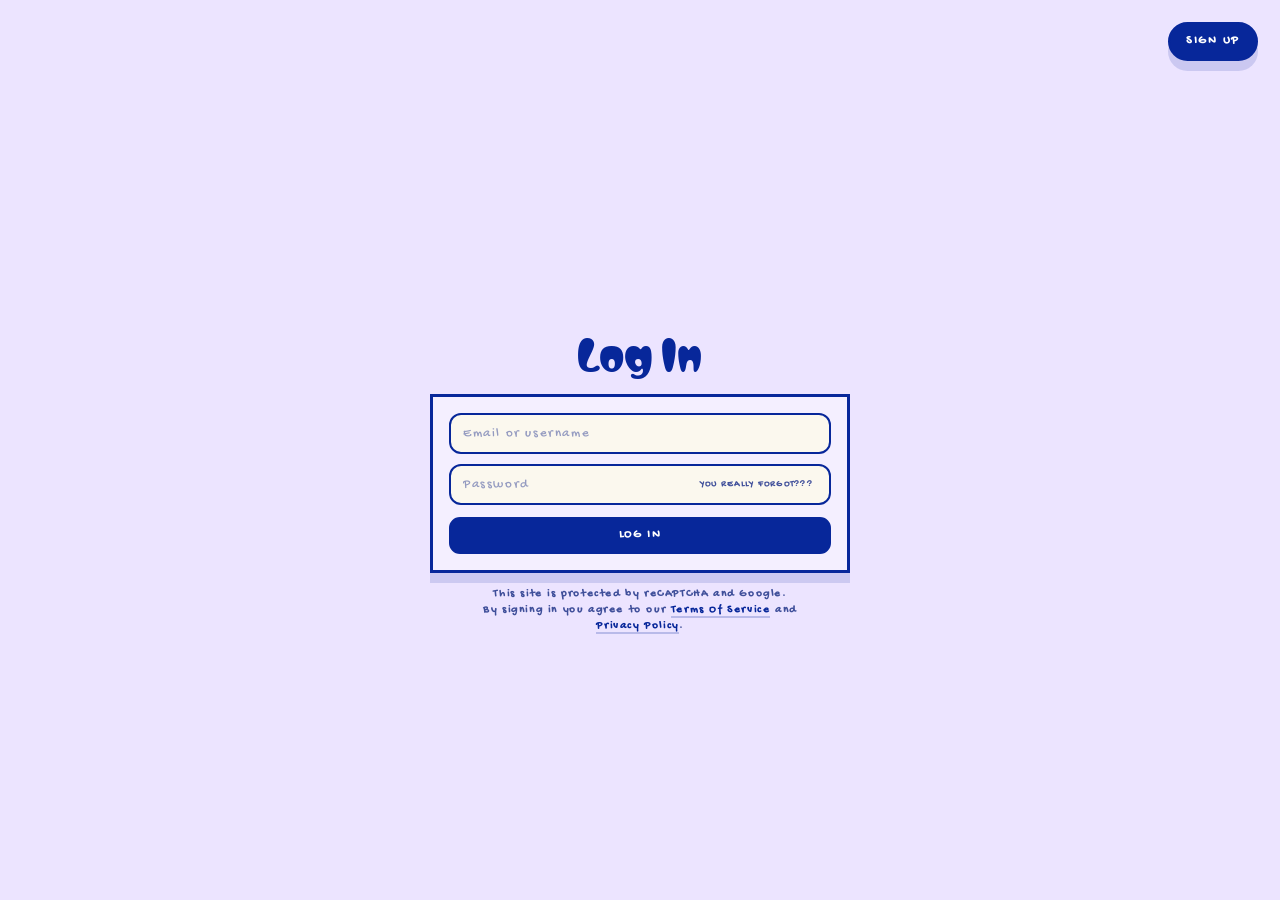
<file: index.html>
<!doctype html>
<html lang="en">
  <head>
    <meta charset="utf-8" />
    <meta name="viewport" content="width=device-width, initial-scale=1" />
    <title>Sign In / Sign Up</title>
    <link rel="preconnect" href="https://fonts.googleapis.com" />
    <link rel="preconnect" href="https://fonts.gstatic.com" crossorigin />
    <link
      href="https://fonts.googleapis.com/css2?family=Gochi+Hand&family=Matemasie&display=swap"
      rel="stylesheet"
    />
    <link rel="stylesheet" href="style.css" />
    <style>
      html,
      body.auth-page {
        height: 100%;
      }

      body.auth-page {
        background: #ece4ff;
        font-family: "Gochi Hand", system-ui, sans-serif;
      }

      .auth-page .page {
        min-height: 100%;
        position: relative;
      }

      .auth-page .top-right {
        position: fixed;
        top: 22px;
        right: 22px;
        z-index: 10;
      }

      .auth-page .pill {
        border-radius: 999px;
        padding: 0.58rem 1rem 0.64rem;
        font-size: 0.78rem;
        letter-spacing: 0.14em;
        text-transform: uppercase;
        box-shadow: 0 10px 0 #07279a24;
      }

      .auth-page .center {
        min-height: 100vh;
        display: grid;
        place-items: center;
        padding: 96px 18px 40px;
      }

      .auth-page .auth {
        width: min(420px, 92vw);
        text-align: center;
      }

      .auth-page .title {
        margin: 0 0 14px;
        font-family: "Matemasie", system-ui, sans-serif;
        font-weight: 400;
        font-size: clamp(1.85rem, 4.5vw, 2.5rem);
        color: var(--ink);
        letter-spacing: 0.01em;
        text-transform: none;
      }

      .auth-page .card {
        margin: 0 auto;
        padding: 16px;
        border-radius: 0;
        border: 3px solid var(--ink);
        background: var(--paper);
        box-shadow: 0 10px 0 #07279a24;
      }

      .auth-page .stack {
        display: grid;
        gap: 10px;
      }

      .auth-page .field {
        position: relative;
        background: #fbf8ee;
        border: 2px solid var(--ink);
        border-radius: 12px;
        overflow: hidden;
        transition: border-color 0.14s ease, box-shadow 0.14s ease;
      }
      .auth-page .field:focus-within {
        border-color: var(--pink);
        box-shadow: 0 0 0 2px rgba(213, 74, 169, 0.25);
      }

      .auth-page .field input {
        width: 100%;
        border: 0;
        background: transparent;
        color: var(--ink);
        padding: 11px 12px;
        font-size: 13px;
        outline: none;
      }
      .auth-page .field input::placeholder {
        color: rgba(63, 79, 154, 0.55);
      }

      .auth-page button.inline-action {
        position: absolute;
        right: 8px;
        top: 50%;
        transform: translateY(-50%);
        appearance: none;
        margin: 0;
        font-size: 9px;
        font-weight: 800;
        letter-spacing: 0.14em;
        color: var(--ink-soft);
        text-transform: uppercase;
        border: 0;
        background: transparent;
        cursor: pointer;
        padding: 6px 8px;
        border-radius: 8px;
        box-shadow: none;
      }
      .auth-page button.inline-action:hover {
        color: var(--ink);
        background: rgba(213, 74, 169, 0.12);
        transform: translateY(-50%);
      }

      .auth-page .primary-btn {
        width: 100%;
        margin-top: 2px;
        text-transform: uppercase;
        letter-spacing: 0.14em;
        font-size: 0.72rem;
      }

      .auth-page .divider {
        display: grid;
        grid-template-columns: 1fr auto 1fr;
        align-items: center;
        gap: 10px;
        margin: 10px 0 6px;
        color: var(--ink-soft);
        font-size: 10px;
        letter-spacing: 0.22em;
        text-transform: uppercase;
      }
      .auth-page .divider::before,
      .auth-page .divider::after {
        content: "";
        height: 2px;
        background: rgba(7, 39, 154, 0.18);
        border-radius: 1px;
      }

      .auth-page .social {
        display: grid;
        grid-template-columns: 1fr 1fr;
        gap: 10px;
        margin-top: 6px;
      }

      .auth-page .social button {
        text-transform: uppercase;
        letter-spacing: 0.12em;
        font-size: 0.68rem;
        padding: 0.65rem 0.5rem;
      }

      .auth-page .icon {
        width: 14px;
        height: 14px;
        display: block;
      }

      .auth-page .fineprint {
        margin: 14px auto 0;
        max-width: 360px;
        color: var(--ink-soft);
        font-size: 11px;
        line-height: 1.45;
      }
      .auth-page .fineprint a {
        color: var(--ink);
        text-decoration: none;
        border-bottom: 2px solid rgba(7, 39, 154, 0.22);
      }
      .auth-page .fineprint a:hover {
        color: var(--pink);
        border-bottom-color: var(--pink);
      }

      .sr-only {
        position: absolute;
        width: 1px;
        height: 1px;
        padding: 0;
        margin: -1px;
        overflow: hidden;
        clip: rect(0, 0, 0, 0);
        border: 0;
      }

      .hidden {
        display: none !important;
      }

      @media (max-width: 420px) {
        .auth-page .social {
          grid-template-columns: 1fr;
        }
      }
    </style>
  </head>
  <body class="auth-page">
    <div class="page">
      <div class="top-right">
        <button class="pill" id="toggleMode" type="button" aria-controls="signin signup">
          SIGN UP
        </button>
      </div>

      <main class="center" aria-label="Authentication">
        <section class="auth">
          <h1 class="sr-only">Authentication</h1>

          <div id="signin" role="region" aria-label="Sign in">
            <div class="title">Log In</div>
            <div class="card">
              <form class="stack" id="signinForm" novalidate>
                <label class="field">
                  <span class="sr-only">Email OR Username</span>
                  <input
                    autocomplete="username"
                    inputmode="email"
                    name="identifier"
                    placeholder="Email or username"
                    required
                    type="text"
                  />
                </label>

                <label class="field">
                  <span class="sr-only">Password</span>
                  <input
                    autocomplete="current-password"
                    name="password"
                    placeholder="Password"
                    required
                    type="password"
                  />
                  <button class="inline-action" type="button" id="forgotBtn">YOU REALLY FORGOT???</button>
                </label>

                <button class="primary-btn" type="submit">Log In</button>
              </form>
            </div>

            <p class="fineprint">
              
              This site is protected by reCAPTCHA and Google.
              <br/>By signing in you agree to our <a href="./terms.html">Terms Of Service</a> and
              <a href="./privacy.html">Privacy Policy</a>.
            </p>
          </div>

          <div id="signup" class="hidden" role="region" aria-label="Sign up">
            <div class="title">Sign Up</div>
            <div class="card">
              <form class="stack" id="signupForm" novalidate>
                <label class="field">
                  <span class="sr-only">Email</span>
                  <input
                    autocomplete="email"
                    inputmode="email"
                    name="email"
                    placeholder="Email"
                    required
                    type="email"
                  />
                </label>

                <label class="field">
                  <span class="sr-only">Username</span>
                  <input
                    autocomplete="username"
                    name="username"
                    placeholder="Username"
                    required
                    type="text"
                  />
                </label>

                <label class="field">
                  <span class="sr-only">Password</span>
                  <input
                    autocomplete="new-password"
                    name="newPassword"
                    placeholder="Password"
                    required
                    type="password"
                  />
                  <button class="inline-action" type="button" id="showPwBtn">SHOW</button>
                </label>

                <button class="primary-btn" type="submit">Create Account</button>
              </form>
            </div>

            <p class="fineprint">
              By creating an account you agree to our <a href="./terms.html">Terms Of Service</a> and
              <a href="./privacy.html">Privacy Policy</a>.
            </p>
          </div>
        </section>
      </main>
    </div>

    <script>
      const el = (id) => document.getElementById(id);

      const toggleBtn = el("toggleMode");
      const signin = el("signin");
      const signup = el("signup");

      const setMode = (mode) => {
        const isSignup = mode === "signup";
        signup.classList.toggle("hidden", !isSignup);
        signin.classList.toggle("hidden", isSignup);
        toggleBtn.textContent = isSignup ? "SIGN IN" : "SIGN UP";
        toggleBtn.setAttribute("aria-label", isSignup ? "Switch to sign in" : "Switch to sign up");
      };

      toggleBtn.addEventListener("click", () => {
        const showingSignup = !signup.classList.contains("hidden");
        setMode(showingSignup ? "signin" : "signup");
      });

      el("forgotBtn").addEventListener("click", () => {
        window.location.href = "./forgot.html";
      });

      const pw = () => signup.querySelector('input[name="newPassword"]');
      el("showPwBtn").addEventListener("click", () => {
        const input = pw();
        const next = input.type === "password" ? "text" : "password";
        input.type = next;
        el("showPwBtn").textContent = next === "password" ? "SHOW" : "HIDE";
      });

      const wireForm = (formId) => {
        const form = el(formId);
        form.addEventListener("submit", (e) => {
          e.preventDefault();

          if (formId === "signupForm") {
            const email = form.querySelector('input[name="email"]');
            const v = (email?.value ?? "").trim();
            const isGmail = /@gmail\.com$/i.test(v);
            email.setCustomValidity(isGmail ? "" : "Please use an email address that ends with @gmail.com.");
          }

          if (!form.checkValidity()) {
            form.reportValidity();
            return;
          }
          if (formId === "signinForm") {
            window.location.href = "./MatchPreviewPage.html";
            return;
          }
          window.location.href = "./personalization.html";
        });
      };

      wireForm("signinForm");
      wireForm("signupForm");

      setMode("signin");
    </script>
  </body>
</html>
</file>
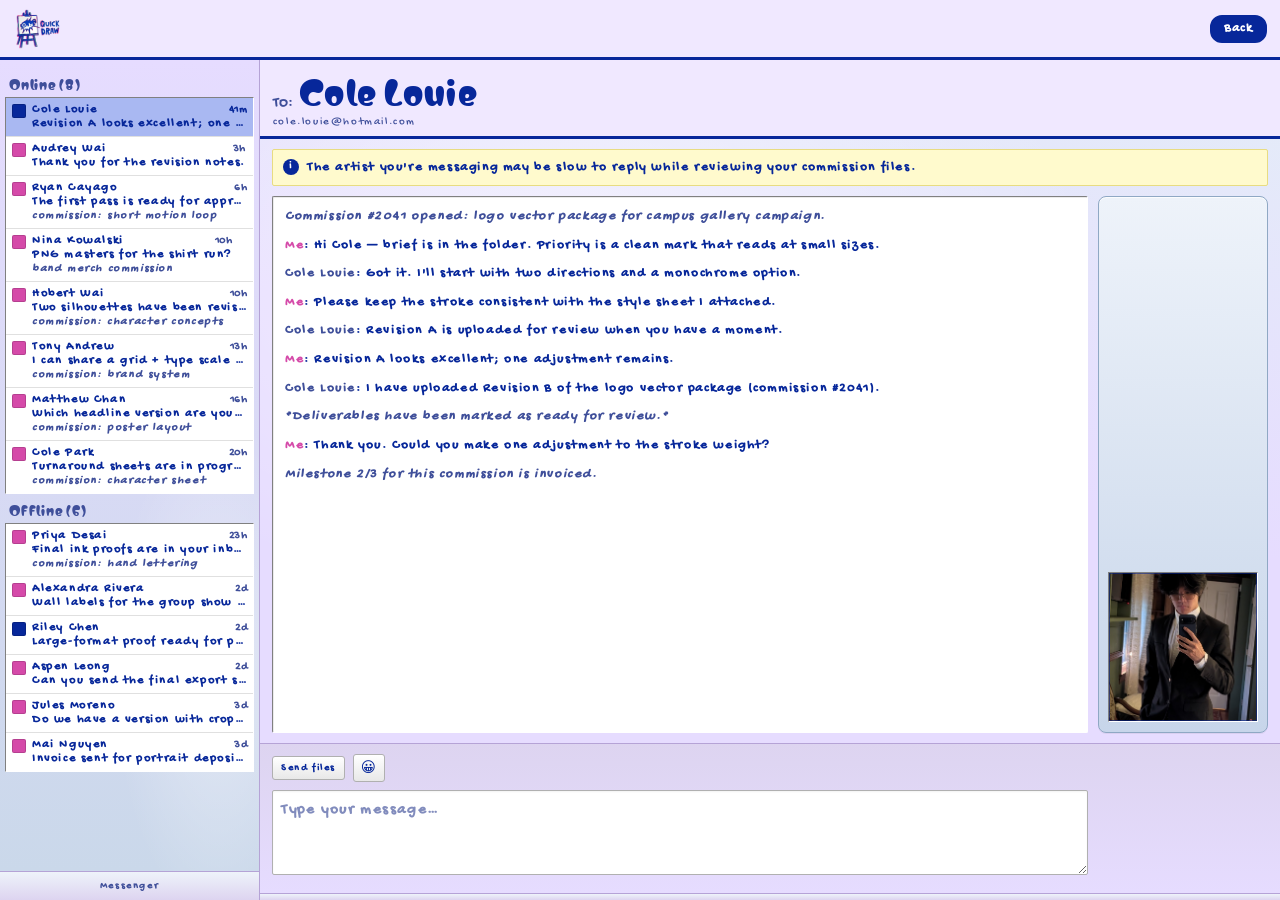
<file: chat.html>
<!doctype html>
<html lang="en">
  <head>
    <meta charset="utf-8" />
    <meta name="viewport" content="width=device-width, initial-scale=1" />
    <title>Messenger — Conversation</title>
    <link rel="preconnect" href="https://fonts.googleapis.com" />
    <link rel="preconnect" href="https://fonts.gstatic.com" crossorigin />
    <link
      href="https://fonts.googleapis.com/css2?family=Gochi+Hand&family=Matemasie&display=swap"
      rel="stylesheet"
    />
    <style>
      /*
        Classic messenger look — tinted to Quick Draw / Match Preview palette.
        Headings: Matemasie (https://fonts.google.com/specimen/Matemasie).
        Body UI: Caveat (https://fonts.google.com/specimen/Caveat).
      */

      :root {
        --font-heading: "Matemasie", system-ui, sans-serif;
        --font-body: "Gochi Hand", system-ui, sans-serif;
        /* Match style.css / MatchPreviewPage palette */
        --blue: #07279a;
        --pink: #d54aa9;
        --paper: #f4efff;
        --paper-2: #ece4ff;
        --ink: #07279a;
        --ink-soft: #3f4f9a;
        --gold: #d54aa9;
        --green: #a9b8f2;

        --sky: #e6dcff;
        --sky-deep: #ddd4f0;
        --sky-edge: #b5a3d6;
        --menu: #f2ecff;
        --surface: var(--sky);
        --surface-deep: var(--sky-deep);
        --xp-blue: var(--blue);
        --win-bg: var(--sky);
        --win-border-outer: #9a88c4;
        --win-border: var(--blue);
        --menu-bg: var(--menu);
        --inset-dark: #808080;
        --inset-light: #ffffff;
        --text: var(--ink);
        --read: var(--blue);
        --unread: var(--pink);
        --history-bg: #ffffff;
        --warn-bg: #fffacd;
        --toolbar-icon-size: 48px;
        --profile-col-width: 170px;
        --split-gap: 10px;
        --wlm-purple-top: #f0e8ff;
        --wlm-purple-mid: var(--green);
        --wlm-purple-bot: var(--ink-soft);
        --wave: radial-gradient(ellipse 90% 70% at 30% 25%, rgba(255, 255, 255, 0.55) 0%, transparent 58%);
        --wave2: radial-gradient(ellipse 80% 60% at 85% 75%, rgba(255, 255, 255, 0.42) 0%, transparent 52%);
      }

      * {
        box-sizing: border-box;
      }

      html {
        height: 100%;
        letter-spacing: 0.1em;
      }

      body {
        height: 100dvh;
        min-height: 100dvh;
        margin: 0;
        font-family: var(--font-body);
        font-weight: 700;
        font-size: 14.5px;
        color: var(--text);
        background:
          radial-gradient(circle at 20% 20%, #d54aa938 0%, #ffffff00 42%),
          radial-gradient(circle at 85% 12%, #07279a33 0%, #ffffff00 45%),
          var(--paper-2);
        display: flex;
        flex-direction: column;
      }

      button,
      input,
      textarea,
      select {
        font-family: inherit;
        letter-spacing: inherit;
      }

      /* Full-viewport panel */
      .chat-window {
        flex: 1 1 0;
        display: flex;
        flex-direction: column;
        width: 100%;
        min-height: 0;
        background: var(--paper);
        border: 0;
        border-radius: 0;
        box-shadow: none;
        overflow: hidden;
      }

      /* Match MatchPreviewPage .topbar + .match-section h2 */
      .title-bar {
        display: flex;
        align-items: center;
        justify-content: space-between;
        gap: 0.5rem;
        padding: 0.35rem 0.8rem;
        background: #f0e8ff;
        border-bottom: 3px solid var(--ink);
        color: var(--ink);
        font-weight: 700;
        letter-spacing: 0.1em;
        user-select: none;
        font-size: 14.2px;
      }

      .title-bar .title-left {
        display: flex;
        align-items: center;
        gap: 8px;
        min-width: 0;
        flex: 1;
      }

      .title-bar .title-right {
        display: flex;
        align-items: center;
        gap: 10px;
        flex-shrink: 0;
      }

      .title-bar .title-right .back-btn {
        height: 28px;
        padding: 0 12px;
        border: 2px solid var(--ink);
        border-radius: 12px;
        background: var(--blue);
        color: #ffffff;
        font-size: 13px;
        font-weight: 700;
        line-height: 1;
        cursor: pointer;
        transition: background-color 0.14s ease, transform 0.14s ease;
      }

      .title-bar .title-right .back-btn:hover {
        background: var(--pink);
        transform: translate(-1px, -1px);
      }

      .title-bar .title-right .back-btn:focus-visible {
        outline: 2px solid var(--blue);
        outline-offset: 2px;
      }

      .title-bar span.title-text {
        font-family: var(--font-heading);
        font-weight: 400;
        font-size: clamp(1.35rem, 3.2vw, 2rem);
        letter-spacing: 0.04em;
        text-transform: none;
        white-space: nowrap;
        overflow: hidden;
        text-overflow: ellipsis;
        min-width: 0;
      }

      .title-logo {
        display: block;
        height: clamp(34px, 5vw, 46px);
        width: auto;
        max-width: 320px;
        object-fit: contain;
      }

      .chat-window.is-maximized {
        position: fixed;
        inset: 0;
        z-index: 10000;
        max-height: 100dvh;
        width: 100%;
        box-shadow: 0 12px 48px rgba(0, 0, 0, 0.35);
      }

      body.chat-maximized {
        overflow: hidden;
      }

      .chat-window.is-minimized .main-split {
        display: none !important;
      }

      .main-split {
        flex: 1;
        display: flex;
        min-height: 0;
        background: var(--wave), var(--wave2), linear-gradient(175deg, #e6eef8 0%, var(--sky) 60%);
      }

      /* Sidebar: threads */
      .sidebar {
        width: 260px;
        flex: 0 0 260px;
        border-right: 1px solid var(--sky-edge);
        display: flex;
        flex-direction: column;
        min-height: 0;
        background: var(--wave), linear-gradient(180deg, #eaf1fa 0%, var(--sky) 100%);
      }

      .avatar {
        flex-shrink: 0;
        border: 1px solid #888;
      }

      .thread-list-wrap {
        flex: 1;
        min-height: 0;
        display: flex;
        flex-direction: column;
        overflow: hidden;
        /* Inset the whole thread column (including scrollbar) from the sidebar edges. WebKit paints
           the scrollbar in the gutter, so padding on .thread-scroll alone does not gap the pane border. */
        padding: 8px 5px;
        background: var(--wave2), linear-gradient(180deg, var(--sky) 0%, #cad8ea 100%);
      }

      /* Scrollbar only for the online/offline thread lists (not chat history or other panes). */
      .thread-scroll {
        flex: 1;
        min-height: 0;
        overflow-x: hidden;
        /* Classic scrollbar slot — overlay scrollbars stay visible better than overflow:auto alone */
        overflow-y: scroll;
        padding-left: 0;
        padding-right: 0;
        scrollbar-width: thin;
        scrollbar-color: rgba(72, 92, 152, 0.95) rgba(255, 255, 255, 0.55);
      }

      .thread-scroll::-webkit-scrollbar {
        width: 8px;
      }

      .thread-scroll::-webkit-scrollbar-track {
        /* Gap between thread lists and track (left); wrap padding-right gaps track from .chat-pane */
        margin: 2px 0 2px 5px;
        background: rgba(255, 255, 255, 0.4);
        border-radius: 3px;
      }

      .thread-scroll::-webkit-scrollbar-thumb {
        background: linear-gradient(180deg, rgba(120, 138, 200, 0.95), rgba(88, 108, 168, 0.9));
        border-radius: 4px;
        border: 1px solid rgba(255, 255, 255, 0.4);
      }

      .thread-scroll::-webkit-scrollbar-thumb:hover {
        background: linear-gradient(180deg, rgba(100, 118, 185, 1), rgba(72, 92, 152, 0.95));
      }

      .thread-section {
        font-family: var(--font-heading);
        font-weight: 400;
        font-size: 12.5px;
        margin: 6px 0 4px 4px;
        padding-right: 5px;
        letter-spacing: 0.06em;
        color: var(--ink-soft);
      }

      .thread-section .count {
        font-weight: 400;
        color: var(--ink-soft);
      }

      .sidebar-brand {
        padding: 8px 10px;
        border-top: 1px solid var(--sky-edge);
        background: linear-gradient(180deg, #eef3fa 0%, var(--sky-deep) 100%);
        text-align: center;
        font-size: 10.3px;
        color: var(--ink-soft);
      }

      .sidebar-brand .net {
        font-weight: 700;
        color: var(--ink-soft);
      }

      .thread-list {
        list-style: none;
        margin: 0;
        padding: 0;
        background-color: #fff;
        border: 1px solid;
        border-color: var(--inset-dark) var(--inset-light) var(--inset-light) var(--inset-dark);
      }

      .thread {
        display: flex;
        align-items: flex-start;
        gap: 6px;
        padding: 5px 6px;
        cursor: pointer;
        border-bottom: 1px solid #e0e0e0;
      }

      .thread:last-child {
        border-bottom: 0;
      }

      .thread:hover {
        background: rgba(169, 184, 242, 0.38);
      }

      .thread.is-active {
        background: #a9b8f2;
        color: var(--ink);
      }

      .thread.is-active .thread-body .name {
        color: var(--ink);
      }

      .thread.is-active .preview,
      .thread.is-active .sub {
        color: var(--ink);
      }

      .status-dot {
        width: 14px;
        height: 14px;
        margin-top: 1px;
        flex-shrink: 0;
        border-radius: 2px;
        background: var(--read);
        box-shadow: inset 0 0 0 1px rgba(0, 0, 0, 0.15);
      }

      .status-dot.unread {
        background: var(--unread);
      }

      .thread-body {
        min-width: 0;
      }

      .thread-row-top {
        display: flex;
        align-items: baseline;
        justify-content: space-between;
        gap: 8px;
        min-width: 0;
      }

      .thread-body .name {
        font-weight: 700;
        font-size: 12.3px;
        color: var(--ink);
        white-space: nowrap;
        overflow: hidden;
        text-overflow: ellipsis;
        min-width: 0;
      }

      .thread-body .thread-time {
        flex-shrink: 0;
        font-size: 10.5px;
        font-weight: 700;
        color: var(--ink-soft);
        letter-spacing: 0.04em;
        white-space: nowrap;
      }

      .thread.is-active .thread-body .thread-time {
        color: var(--ink);
      }

      .thread-body .preview {
        font-size: 12.3px;
        color: var(--ink);
        white-space: nowrap;
        overflow: hidden;
        text-overflow: ellipsis;
      }

      .thread-body .sub {
        font-size: 11.3px;
        color: var(--ink-soft);
        font-style: italic;
        white-space: nowrap;
        overflow: hidden;
        text-overflow: ellipsis;
      }

      /* Main chat pane — sky panel */
      .chat-pane {
        flex: 1;
        display: flex;
        flex-direction: column;
        min-width: 0;
        min-height: 0;
        background: var(--wave), linear-gradient(195deg, #e4edf8 0%, var(--sky) 45%);
      }

      .chat-header {
        padding: 0.35rem 0.8rem 0.5rem;
        background: #f0e8ff;
        border-bottom: 3px solid var(--ink);
        font-size: 13px;
      }

      .chat-header .to-line {
        display: flex;
        align-items: baseline;
        flex-wrap: wrap;
        gap: 0 6px;
        font-weight: 700;
        color: var(--ink);
      }

      .chat-header .to-prefix {
        font-size: 0.85rem;
        letter-spacing: 0.08em;
        text-transform: uppercase;
        color: var(--ink-soft);
      }

      .chat-header .to-name {
        font-family: var(--font-heading);
        font-size: clamp(1.35rem, 3.2vw, 2rem);
        font-weight: 400;
        letter-spacing: 0.04em;
        color: var(--ink);
      }

      .chat-header .to-email {
        display: block;
        margin-top: 3px;
        font-size: 11px;
        font-weight: 400;
        color: var(--ink-soft);
      }

      .warn-bar {
        margin: 10px 12px 0;
        padding: 8px 10px;
        background: var(--warn-bg);
        border: 1px solid #e8dc82;
        border-radius: 2px;
        display: flex;
        gap: 8px;
        align-items: center;
        font-size: 13.3px;
        line-height: 1.45;
        color: var(--ink);
        min-height: 34px;
      }

      .warn-bar #warnText {
        flex: 1;
        min-width: 0;
        display: block;
      }

      .warn-bar .i {
        font-weight: 900;
        color: #fff;
        background: var(--blue);
        width: 16px;
        height: 16px;
        border-radius: 50%;
        display: grid;
        place-items: center;
        font-size: 11px;
        flex-shrink: 0;
      }

      .chat-body {
        flex: 1;
        display: flex;
        min-height: 0;
        padding: 10px 12px;
        gap: var(--split-gap);
        background: transparent;
      }

      .history {
        flex: 1;
        background-color: var(--history-bg);
        border: 1px solid;
        border-color: var(--inset-dark) var(--inset-light) var(--inset-light) var(--inset-dark);
        border-radius: 2px;
        box-shadow: inset 1px 1px 0 rgba(0, 0, 0, 0.08);
        overflow: auto;
        padding: 10px 12px;
        font-size: 13.3px;
        line-height: 1.55;
        color: var(--ink);
      }

      .msg {
        margin-bottom: 8px;
        color: var(--ink);
      }

      .msg .who {
        font-weight: 700;
        color: var(--ink-soft);
      }

      .msg.me-line .who {
        color: var(--pink);
      }

      .msg.sys {
        font-style: italic;
        color: var(--ink-soft);
      }

      .file-attach {
        display: inline-grid;
        gap: 6px;
        margin-left: 6px;
        padding: 0;
        max-width: min(360px, 65vw);
        vertical-align: middle;
      }

      .file-attach a.file-link {
        display: inline-block;
        text-decoration: none;
        border: 0;
        color: inherit;
      }

      .file-thumb {
        width: 75px;
        height: 75px;
        background: #f6f6f6;
        display: grid;
        place-items: center;
        overflow: hidden;
      }

      .file-thumb img {
        width: 100%;
        height: 100%;
        object-fit: cover;
        display: block;
      }

      .file-group {
        display: inline-flex;
        flex-wrap: wrap;
        gap: 8px;
        margin-left: 6px;
        vertical-align: middle;
        max-width: min(520px, 70vw);
      }

      .file-thumb .ext {
        font-weight: 700;
        font-size: 10px;
        letter-spacing: 0.08em;
        text-transform: uppercase;
        color: var(--ink-soft);
        padding: 0 4px;
        text-align: center;
        line-height: 1.1;
      }

      .dp-column {
        width: var(--profile-col-width);
        flex-shrink: 0;
        display: flex;
        flex-direction: column;
        justify-content: flex-end;
        align-items: center;
        padding: 8px 6px 10px;
        align-self: stretch;
        background: linear-gradient(180deg, #eef3fa 0%, #c7d5ea 100%);
        border: 1px solid #8fa8c4;
        border-radius: 8px;
        box-shadow:
          inset 0 1px 0 rgba(255, 255, 255, 0.75),
          0 1px 0 rgba(0, 0, 0, 0.06);
      }

      .dp-pic {
        width: 150px;
        height: 150px;
        display: block;
        border: 1px solid;
        border-color: var(--inset-dark) var(--inset-light) var(--inset-light) var(--inset-dark);
        border-radius: 0;
        background: #ffffff;
        object-fit: cover;
        object-position: center;
        box-shadow:
          inset 1px 1px 0 rgba(0, 0, 0, 0.08),
          inset -1px -1px 0 rgba(255, 255, 255, 0.75);
      }

      .dp-pic.them {
        outline: 1px solid rgba(7, 39, 154, 0.55);
        outline-offset: -2px;
      }

      .profile-link {
        display: inline-block;
        text-decoration: none;
        color: inherit;
      }

      .profile-link-btn {
        appearance: none;
        padding: 0;
        margin: 0;
        border: 0;
        background: transparent;
        cursor: pointer;
      }

      .profile-link:focus-visible {
        outline: 2px solid var(--blue);
        outline-offset: 3px;
      }

      .profile-link-btn:focus-visible {
        outline: 2px solid var(--blue);
        outline-offset: 3px;
      }

      .profile-link-btn:hover .dp-pic {
        outline-color: rgba(213, 74, 169, 0.75);
      }

      .modal-backdrop[hidden] {
        display: none;
      }

      .modal-backdrop {
        position: fixed;
        inset: 0;
        z-index: 20000;
        background: rgba(0, 0, 0, 0.55);
        display: grid;
        place-items: center;
        --modal-pad-y: 12px;
        padding: var(--modal-pad-y) 0;
      }

      .modal-panel {
        width: auto;
        max-width: 100vw;
        max-height: calc(100vh - (var(--modal-pad-y) * 2));
        overflow: visible;
        background: transparent;
        border: 0;
        box-shadow: none;
        padding: 0;
        display: grid;
        place-items: center;
      }

      .modal-panel img {
        display: block;
        max-width: 100vw;
        max-height: calc(100vh - (var(--modal-pad-y) * 2));
        width: auto;
        height: auto;
        object-fit: contain;
      }

      .modal-fallback {
        padding: 14px 12px;
        color: var(--ink-soft);
        font-weight: 700;
      }


      .compose-wrap {
        border-top: 1px solid var(--sky-edge);
        padding: 10px 12px 12px;
        padding-right: calc(12px + var(--profile-col-width) + var(--split-gap));
        background: linear-gradient(180deg, var(--sky-deep) 0%, var(--sky) 100%);
      }

      .format-bar {
        display: flex;
        gap: 8px;
        margin-bottom: 8px;
        align-items: center;
      }

      .fmt {
        width: 26px;
        height: 24px;
        border: 1px solid #b0b0b0;
        border-radius: 3px;
        background: linear-gradient(180deg, #ffffff, #e8e8e8);
        display: grid;
        place-items: center;
        font-size: 12px;
        cursor: pointer;
        box-shadow: inset 0 1px 0 #fff;
        appearance: none;
        margin: 0;
        padding: 0;
        font: inherit;
        color: inherit;
      }

      .fmt.icon-only {
        width: 32px;
        height: 28px;
      }

      .fmt .icon-img {
        display: block;
        width: 18px;
        height: 18px;
        object-fit: contain;
        image-rendering: auto;
      }

      .fmt:focus-visible {
        outline: 2px solid var(--blue);
        outline-offset: 2px;
      }

      .fmt.wide {
        width: auto;
        padding: 0 8px;
        font-size: 10.3px;
        font-weight: 700;
      }

      .fmt-wrap {
        position: relative;
        display: inline-flex;
        align-items: center;
      }

      .emoji-menu {
        position: absolute;
        top: calc(100% + 8px);
        left: 0;
        z-index: 50;
        width: min(320px, 84vw);
        max-height: min(360px, 55vh);
        padding: 8px;
        border: 1px solid #b0b0b0;
        border-radius: 6px;
        background: #ffffff;
        box-shadow: 0 10px 24px rgba(0, 0, 0, 0.14);
        overflow: auto;
      }

      .emoji-menu.is-up {
        top: auto;
        bottom: calc(100% + 8px);
      }

      .emoji-menu[hidden] {
        display: none;
      }

      .emoji-top {
        display: grid;
        gap: 6px;
        margin-bottom: 8px;
      }

      .emoji-search {
        width: 100%;
        height: 30px;
        padding: 0 8px;
        border: 1px solid #b0b0b0;
        border-radius: 6px;
        background: #fff;
        font-size: 12px;
        font-weight: 700;
        color: var(--ink);
      }

      .emoji-search::placeholder {
        color: var(--ink-soft);
        opacity: 0.75;
      }

      .emoji-section-title {
        font-size: 11px;
        font-weight: 700;
        color: var(--ink-soft);
        letter-spacing: 0.08em;
        text-transform: uppercase;
        margin: 2px 0 0;
      }

      .emoji-recent {
        display: flex;
        flex-wrap: wrap;
        gap: 6px;
      }

      .emoji-grid {
        display: grid;
        grid-template-columns: repeat(6, minmax(0, 1fr));
        gap: 6px;
      }

      .emoji-item {
        width: 30px;
        height: 30px;
        border: 1px solid #b0b0b0;
        border-radius: 6px;
        background: linear-gradient(180deg, #ffffff, #f1f1f1);
        display: grid;
        place-items: center;
        font-size: 16px;
        cursor: pointer;
        user-select: none;
        padding: 0;
      }

      .emoji-item:hover {
        background: linear-gradient(180deg, #ffffff, #fbfbfb);
        transform: translate(-1px, -1px);
      }

      .emoji-item:focus-visible {
        outline: 2px solid var(--blue);
        outline-offset: 2px;
      }

      .emoji-hint {
        margin-top: 6px;
        font-size: 11px;
        color: var(--ink-soft);
      }

      .input-row {
        position: relative;
        display: block;
      }

      .input-row textarea {
        width: 100%;
        min-height: 64px;
        resize: vertical;
        font-size: 15.3px;
        line-height: 1.45;
        font-weight: 600;
        color: var(--ink);
        padding: 8px;
        border: 1px solid #b0b0b0;
        border-radius: 2px;
        background: #fff;
        box-shadow: inset 0 1px 2px rgba(0, 0, 0, 0.05);
      }

      .input-row textarea::placeholder {
        font-weight: 600;
        color: var(--ink-soft);
        opacity: 0.65;
      }

      .input-actions {
        position: absolute;
        top: 8px;
        right: 8px;
        display: flex;
        align-items: flex-start;
      }

      /* Send button removed (Enter to send). */

      .status-footer {
        padding: 3px 10px;
        border-top: 1px solid var(--sky-edge);
        background: linear-gradient(180deg, #eef3fa 0%, var(--sky-deep) 100%);
        color: var(--ink-soft);
        font-size: 12.3px;
      }

      @media (max-width: 640px) {
        .sidebar {
          width: 200px;
          flex-basis: 200px;
        }
      }
    </style>
  </head>
  <body>
    <div class="chat-window" role="application" aria-label="Messenger style chat">
      <div class="title-bar">
        <div class="title-left">
          <img class="title-logo" id="winTitle" src="./Logo/quick_draw.png" alt="Quick Draw" />
        </div>
        <div class="title-right">
          <button type="button" class="back-btn" id="backBtn" aria-label="Back">Back</button>
        </div>
      </div>

      <input type="file" id="tbFilePick" hidden multiple />

      <div class="main-split">
        <aside class="sidebar" aria-label="Message threads">
          <div class="thread-list-wrap" id="threadMount"></div>

          <div class="sidebar-brand" aria-hidden="true">
            <span class="net">Messenger</span>
          </div>
        </aside>

        <section class="chat-pane" aria-label="Active conversation">
          <div class="chat-header">
            <div class="to-line">
              <span class="to-prefix">To:</span>
              <span class="to-name" id="toName">—</span>
            </div>
            <span class="to-email" id="toEmail" hidden></span>
          </div>

          <div class="warn-bar" id="warnBar" hidden>
            <span class="i">i</span>
            <span id="warnText"></span>
          </div>

          <div class="chat-body">
            <div class="history" id="history" tabindex="0"></div>
            <div class="dp-column" aria-label="Profile pictures">
              <button type="button" class="profile-link-btn" id="openColeCard" aria-label="View profile card">
                <img class="dp-pic them" id="toPic" alt="Contact profile picture" />
              </button>
            </div>
          </div>

          <div class="compose-wrap">
            <div class="format-bar" role="toolbar" aria-label="Format">
              <button type="button" class="fmt wide" id="sendFilesBtn" title="Send files">Send files</button>
              <span class="fmt-wrap">
                <button
                  type="button"
                  class="fmt icon-only"
                  id="fmtEmoji"
                  title="Insert emoticon"
                  aria-label="Insert emoticon"
                  aria-haspopup="menu"
                  aria-expanded="false"
                >
                  😀
                </button>
                <div class="emoji-menu" id="emojiMenu" role="menu" hidden></div>
              </span>
            </div>
            <div class="input-row">
              <textarea id="composer" placeholder="Type your message…" rows="3"></textarea>
              <div class="input-actions">
              </div>
            </div>
          </div>

          <div class="status-footer" id="statusFooter"></div>
        </section>
      </div>
    </div>

    <div class="modal-backdrop" id="coleCardModal" hidden>
      <div class="modal-panel" role="dialog" aria-modal="true" aria-label="Profile card">
        <img id="coleCardImg" src="./Reference Images/colecard.png" alt="Cole profile card" />
        <div class="modal-fallback" id="coleCardFallback" hidden>
          The profile card image could not be loaded. Please ensure `Reference Images/colecard.png` exists.
        </div>
      </div>
    </div>

    <script>
      const threads = [
        {
          id: "vectorclient",
          name: "Cole Louie",
          email: "cole.louie@hotmail.com",
          avatar: "./pfps/Cole.jpg",
          online: true,
          unread: true,
          statusClass: "",
          statusShort: "Online",
          flavor: "",
          preview: "Revision A looks excellent; one adjustment remains.",
          warn: "The artist you're messaging may be slow to reply while reviewing your commission files.",
          messages: [
            { type: "sys", text: "Commission #2041 opened: logo vector package for campus gallery campaign." },
            { type: "msg", who: "Me", text: "Hi Cole — brief is in the folder. Priority is a clean mark that reads at small sizes." },
            { type: "msg", who: "Cole Louie", text: "Got it. I'll start with two directions and a monochrome option." },
            { type: "msg", who: "Me", text: "Please keep the stroke consistent with the style sheet I attached." },
            { type: "msg", who: "Cole Louie", text: "Revision A is uploaded for review when you have a moment." },
            { type: "msg", who: "Me", text: "Revision A looks excellent; one adjustment remains." },
            { type: "msg", who: "Cole Louie", text: "I have uploaded Revision B of the logo vector package (commission #2041)." },
            { type: "sys", text: "*Deliverables have been marked as ready for review.*" },
            { type: "msg", who: "Me", text: "Thank you. Could you make one adjustment to the stroke weight?" },
            { type: "sys", text: "Milestone 2/3 for this commission is invoiced." },
          ],
        },
        {
          id: "cole",
          name: "Audrey Wai",
          email: "audrey.wai@hotmail.com",
          avatar: "./pfps/audrey3.jpg",
          online: true,
          unread: true,
          statusClass: "",
          statusShort: "Online",
          flavor: "",
          preview: "Thank you for the revision notes.",
          warn: "Friendly reminder: reference images help me match your style faster.",
          messages: [
            { type: "msg", who: "Audrey Wai", text: "Round-two sketches are posted. Let me know which pose you want pushed to color." },
            { type: "msg", who: "Me", text: "Left-facing stance with the jacket open slightly — matches the reference board." },
            { type: "msg", who: "Audrey Wai", text: "Copy that. I'll tighten the hands and push proportions in round three." },
            { type: "msg", who: "Me", text: "Thank you for the revision notes on the character commission." },
            { type: "msg", who: "Audrey Wai", text: "You are welcome. The third-round sketch will be delivered tomorrow." },
          ],
        },
        {
          id: "animation_artist",
          name: "Ryan Cayago",
          email: "ryan.cayago@motion.example",
          avatar: "./pfps/ryan.jpg",
          online: true,
          unread: true,
          statusClass: "busy",
          statusShort: "Busy",
          flavor: "commission: short motion loop",
          preview: "The first pass is ready for approval.",
          warn: "This artist may respond slowly while rendering.",
          messages: [
            { type: "msg", who: "Me", text: "Loop should feel energetic but readable at 1080×1080 — 3–4 seconds ideal." },
            { type: "msg", who: "Ryan Cayago", text: "Blocking animatic uploaded; timing hits at ~3.5s before polish." },
            { type: "msg", who: "Me", text: "Timing works. Proceed to first-pass animation when ready." },
            { type: "msg", who: "Ryan Cayago", text: "The first animation pass is ready for approval. I can incorporate notes once I receive them." },
            { type: "msg", who: "Me", text: "Please reduce the motion blur slightly and extend the hold on the final pose." },
          ],
        },
        {
          id: "merch_assets",
          name: "Nina Kowalski",
          email: "nina.kowalski@hotmail.com",
          avatar: "./pfps/us.jpg",
          online: true,
          unread: true,
          statusClass: "busy",
          statusShort: "Busy",
          flavor: "band merch commission",
          preview: "PNG masters for the shirt run?",
          warn: "Heads up: print files may take longer while I export high‑res masters.",
          messages: [
            { type: "msg", who: "Nina Kowalski", text: "Mockups for the front and back are in the shared drive." },
            { type: "msg", who: "Me", text: "Looks strong. Can we bump the logo slightly on the sleeve version?" },
            { type: "msg", who: "Nina Kowalski", text: "Done — updated PDF is v3 in the folder." },
            { type: "msg", who: "Me", text: "Are the PNG masters for the shirt run still on schedule?" },
            { type: "msg", who: "Nina Kowalski", text: "Yes. I will export the 300 DPI files this evening and place them in the same folder as the invoice." },
            { type: "sys", text: "Nina Kowalski is marked Busy (approving print proofs)." },
          ],
        },
        {
          id: "concept_artist",
          name: "Hobert Wai",
          email: "hobert.wai@atelier.example",
          avatar: "./pfps/dad.jpg",
          online: true,
          unread: true,
          statusClass: "away",
          statusShort: "Away",
          flavor: "commission: character concepts",
          preview: "Two silhouettes have been revised.",
          warn: "Note: silhouette passes are faster if you share 1–2 moodboard refs.",
          messages: [
            { type: "msg", who: "Me", text: "Looking for three character silhouettes for the pitch — athletic, editorial tone." },
            { type: "msg", who: "Hobert Wai", text: "First pass silhouettes are in the folder. Notes welcome." },
            { type: "msg", who: "Me", text: "Great start — can we widen the shoulders on option B and shorten the cape?" },
            { type: "msg", who: "Hobert Wai", text: "I have revised two silhouettes and adjusted the proportions as requested." },
            { type: "msg", who: "Me", text: "Thank you. Please prioritize the version with the broader shoulders." },
          ],
        },
        {
          id: "andrew_blanton",
          name: "Tony Andrew",
          email: "tony.andrew@studio.example",
          avatar: "./pfps/andrew-blanton.jpg",
          online: true,
          unread: true,
          statusClass: "",
          statusShort: "Online",
          flavor: "commission: brand system",
          preview: "I can share a grid + type scale pass tonight.",
          warn: "",
          messages: [
            { type: "msg", who: "Me", text: "Hi Andrew — need a small brand system: wordmark + two lockups." },
            { type: "msg", who: "Tony Andrew", text: "Got it. Any constraints for type + spacing?" },
            { type: "msg", who: "Me", text: "Keep it clean, legible at small sizes, and consistent with the palette." },
            { type: "msg", who: "Tony Andrew", text: "I can share a grid + type scale pass tonight." },
          ],
        },
        {
          id: "cole_tony",
          name: "Matthew Chan",
          email: "matthew.chan@design.example",
          avatar: "./pfps/Cole-Tony.jpg",
          online: true,
          unread: true,
          statusClass: "away",
          statusShort: "Away",
          flavor: "commission: poster layout",
          preview: "Which headline version are you leaning toward?",
          warn: "Tip: confirm your final print size before I lock margins + bleed.",
          messages: [
            { type: "msg", who: "Matthew Chan", text: "I drafted three headline options for the poster." },
            { type: "msg", who: "Me", text: "Nice — can we see them with the subhead tightened?" },
            { type: "msg", who: "Matthew Chan", text: "Which headline version are you leaning toward?" },
          ],
        },
        {
          id: "cole_profile",
          name: "Cole Park",
          email: "cole.park@illustration.example",
          avatar: "./pfps/Cole.jpg",
          online: true,
          unread: true,
          statusClass: "busy",
          statusShort: "Busy",
          flavor: "commission: character sheet",
          preview: "Turnaround sheets are in progress.",
          warn: "",
          messages: [
            { type: "msg", who: "Me", text: "Character sheet request: front/side/back + two expressions." },
            { type: "msg", who: "Cole Park", text: "Got it — I'll keep line weight consistent and send a rough first." },
            { type: "msg", who: "Cole Park", text: "Turnaround sheets are in progress." },
          ],
        },
        {
          id: "lettering_artist",
          name: "Priya Desai",
          email: "priya.desai@type.example",
          avatar: "./UserCards/PXL_20250717_0005526912.jpg",
          online: false,
          unread: true,
          statusClass: "offline",
          statusShort: "Offline",
          flavor: "commission: hand lettering",
          preview: "Final ink proofs are in your inbox.",
          warn: "",
          messages: [
            { type: "msg", who: "Me", text: "Looking for a hand-lettered title treatment for a zine cover — rough deadline two weeks." },
            { type: "msg", who: "Priya Desai", text: "Timeline works. I'll send two pencil comps and a brush-ink sample sheet." },
            { type: "msg", who: "Me", text: "Comp B is the direction. Please tighten the secondary line so it balances the ascenders." },
            { type: "msg", who: "Priya Desai", text: "Updated scans are uploaded. Final ink proofs are in your inbox." },
          ],
        },
        {
          id: "gallery_rep",
          name: "Alexandra Rivera",
          email: "alexandra.rivera@rivergallery.art",
          online: false,
          unread: true,
          statusClass: "offline",
          statusShort: "Offline",
          flavor: "",
          preview: "Wall labels for the group show commission.",
          warn: "Reminder: gallery install timelines can change — please confirm dates before final export.",
          messages: [
            { type: "msg", who: "Alexandra Rivera", text: "Confirming we're still on for the student group show install next week." },
            { type: "msg", who: "Me", text: "Yes — artwork labels are the last open item on my side." },
            { type: "msg", who: "Alexandra Rivera", text: "Wall labels copy for the group show commission — need final titles by Mon." },
            { type: "msg", who: "Me", text: "I will send a document this evening with the artist names and mediums." },
          ],
        },
        {
          id: "printlab",
          name: "Riley Chen",
          email: "riley.chen@printhaus.sf",
          avatar: "./pfps/audrey.png",
          online: false,
          unread: false,
          statusClass: "offline",
          statusShort: "Offline",
          flavor: "",
          preview: "Large-format proof ready for pickup.",
          warn: "",
          messages: [
            { type: "msg", who: "Me", text: "Uploading the final print file — please confirm receipt and ICC profile." },
            { type: "msg", who: "Riley Chen", text: "Received. We'll proof on semi-gloss and flag any gamut issues." },
            { type: "msg", who: "Riley Chen", text: "The exhibition print proof is ready for pickup." },
            { type: "msg", who: "Me", text: "Thank you. I will pick it up on Thursday. Please hold it under Quick Draw." },
          ],
        },
        {
          id: "aspen_leong",
          name: "Aspen Leong",
          email: "aspen.leong@campus.example",
          avatar: "./pfps/audrey2.png",
          online: false,
          unread: true,
          statusClass: "offline",
          statusShort: "Offline",
          flavor: "",
          preview: "Can you send the final export settings?",
          warn: "",
          messages: [
            { type: "msg", who: "Aspen Leong", text: "Quick question: do you want the deliverable as PNG or PDF?" },
            { type: "msg", who: "Me", text: "PDF for print, PNG for social would be perfect." },
            { type: "msg", who: "Aspen Leong", text: "Can you send the final export settings?" },
          ],
        },
        {
          id: "aspen_followup",
          name: "Jules Moreno",
          email: "jules.moreno@club.example",
          avatar: "./pfps/audrey3.jpg",
          online: false,
          unread: true,
          statusClass: "offline",
          statusShort: "Offline",
          flavor: "",
          preview: "Do we have a version with crop marks?",
          warn: "",
          messages: [
            { type: "msg", who: "Jules Moreno", text: "Do we have a version with crop marks?" },
            { type: "msg", who: "Me", text: "Yep — I’ll export it and send it over." },
          ],
        },
        {
          id: "portrait_client",
          name: "Mai Nguyen",
          email: "mai.nguyen@gmail.com",
          avatar: "./Image_Rotation/test 1.png",
          online: false,
          unread: true,
          statusClass: "offline",
          statusShort: "Offline",
          flavor: "",
          preview: "Invoice sent for portrait deposit.",
          warn: "",
          messages: [
            { type: "msg", who: "Me", text: "I'd like a portrait commission — half-body, soft lighting, similar to your recent studio series." },
            { type: "msg", who: "Mai Nguyen", text: "Thank you for the inquiry. I can take one slot this month. I'll send the intake form." },
            { type: "msg", who: "Me", text: "Form submitted with reference photos." },
            { type: "msg", who: "Mai Nguyen", text: "Received. I'll send the deposit invoice tonight." },
            { type: "msg", who: "Me", text: "Portrait commission: I have received the deposit invoice. Thank you." },
            { type: "msg", who: "Mai Nguyen", text: "Thank you. I will begin thumbnail sketches once the payment clears." },
          ],
        },
      ];

      function getThreadLastMs(t) {
        if (t.lastMessageAt != null && !Number.isNaN(Number(t.lastMessageAt))) {
          return Number(t.lastMessageAt);
        }
        const msgs = t.messages;
        if (!msgs?.length) return 0;
        const last = msgs[msgs.length - 1];
        if (last && last.at != null) return new Date(last.at).getTime();
        return 0;
      }

      function touchThreadActivity(t) {
        t.lastMessageAt = Date.now();
      }

      function formatThreadListTime(ms) {
        if (!ms) return "";
        const delta = Math.max(0, Date.now() - ms);
        const eventDay = new Date(ms);
        const now = new Date();
        const dayStart = (x) => new Date(x.getFullYear(), x.getMonth(), x.getDate()).getTime();
        const sameCalendarDay = dayStart(eventDay) === dayStart(now);

        if (delta < 60000) return "Just now";

        /* Same local calendar day: show minutes up to 59m, then hours. */
        if (sameCalendarDay) {
          const minsSameDay = Math.floor(delta / 60000);
          if (minsSameDay < 60) {
            return `${Math.max(1, minsSameDay)}m`;
          }
          const h = Math.max(1, Math.ceil(delta / 3600000));
          return `${h}h`;
        }

        const mins = Math.floor(delta / 60000);
        const hours = Math.floor(delta / 3600000);
        const days = Math.floor(delta / (24 * 3600000));
        if (mins < 60) return `${mins}m`;
        if (hours < 24) return `${hours}h`;
        if (days < 14) return `${days}d`;
        return eventDay.toLocaleDateString(undefined, { month: "short", day: "numeric" });
      }

      (function initThreadTimestamps() {
        // 14 threads total, bucketed time ranges:
        // - 4 threads: 30 minutes → 10 hours
        // - 5 threads: 10 hours → 1 day
        // - 5 threads: 2 days → 4 days
        const bucketA = ["vectorclient", "cole", "animation_artist", "merch_assets"];
        const bucketB = ["concept_artist", "andrew_blanton", "cole_tony", "cole_profile", "lettering_artist"];
        const bucketC = ["gallery_rep", "printlab", "aspen_leong", "aspen_followup", "portrait_client"];

        function assignBucket(ids, minAgoMs, maxAgoMs) {
          const n = ids.length;
          ids.forEach((id, idx) => {
            const th = threads.find((x) => x.id === id);
            if (!th) return;
            const t = n <= 1 ? 0 : idx / (n - 1);
            const jitter = (Math.random() - 0.5) * 0.12; // +/- 6% to avoid uniform spacing
            const tt = Math.max(0, Math.min(1, t + jitter));
            th.lastMessageAt = Date.now() - (minAgoMs + tt * (maxAgoMs - minAgoMs));
          });
        }

        assignBucket(bucketA, 30 * 60 * 1000, 10 * 60 * 60 * 1000);
        assignBucket(bucketB, 10 * 60 * 60 * 1000, 24 * 60 * 60 * 1000);
        assignBucket(bucketC, 2 * 24 * 60 * 60 * 1000, 4 * 24 * 60 * 60 * 1000);

        threads.forEach((th) => {
          if (th.lastMessageAt == null) th.lastMessageAt = Date.now();
        });
      })();

      (function orderOnlineThreadsForSidebar() {
        // Intentionally left blank: timestamps are explicitly bucketed above.
      })();

      const threadMount = document.getElementById("threadMount");
      const historyEl = document.getElementById("history");
      const toNameEl = document.getElementById("toName");
      const toEmailEl = document.getElementById("toEmail");
      const winTitleEl = document.getElementById("winTitle");
      const warnBar = document.getElementById("warnBar");
      const warnText = document.getElementById("warnText");
      const composer = document.getElementById("composer");
      const statusFooter = document.getElementById("statusFooter");
      const chatWindowEl = document.querySelector(".chat-window");
      const backBtn = document.getElementById("backBtn");
      const toPic = document.getElementById("toPic");
      const openColeCard = document.getElementById("openColeCard");
      const coleCardModal = document.getElementById("coleCardModal");
      const coleCardImg = document.getElementById("coleCardImg");
      const coleCardFallback = document.getElementById("coleCardFallback");
      const tbFilePick = document.getElementById("tbFilePick");
      const sendFilesBtn = document.getElementById("sendFilesBtn");
      const fmtEmoji = document.getElementById("fmtEmoji");
      const emojiMenu = document.getElementById("emojiMenu");

      const CURRENT_USER = "Me";

      // Ensure the disclaimer area never reserves space unless populated.
      if (warnBar) {
        warnBar.hidden = true;
        warnBar.style.display = "none";
      }
      if (warnText) warnText.textContent = "";

      let activeId = threads.find((t) => t.online)?.id ?? threads[0]?.id ?? null;
      const EMOTICONS = [
        "😀",
        "😃",
        "😄",
        "😁",
        "😆",
        "😅",
        "😂",
        "😉",
        "😊",
        "🙂",
        "😋",
        "😎",
        "😍",
        "😘",
        "😗",
        "😙",
        "😚",
        "😇",
        "🤗",
        "🤔",
        "😐",
        "😑",
        "🙄",
        "😏",
        "😣",
        "😥",
        "😮",
        "😯",
        "😪",
        "😫",
        "😴",
        "😌",
        "😛",
        "😜",
        "😝",
        "😒",
        "😓",
        "😔",
        "😕",
        "🙃",
        "🙁",
        "😖",
        "😞",
        "😟",
        "😤",
        "😢",
        "😭",
        "😦",
        "😧",
        "😨",
        "😩",
        "😬",
        "😰",
        "😱",
        "👍",
        "👎",
        "👏",
        "🙏",
        "❤️",
        "💔",
        "⭐️",
        "✨",
      ];

      function insertAtComposer(sym) {
        const text = (sym || "").toString();
        if (!text) return;
        const insert = text + " ";
        const start = composer.selectionStart ?? composer.value.length;
        const end = composer.selectionEnd ?? composer.value.length;
        composer.value = composer.value.slice(0, start) + insert + composer.value.slice(end);
        const pos = start + insert.length;
        composer.focus();
        composer.setSelectionRange(pos, pos);
      }

      function closeEmojiMenu() {
        emojiMenu.hidden = true;
        emojiMenu.classList.remove("is-up");
        fmtEmoji.setAttribute("aria-expanded", "false");
      }

      function openEmojiMenu() {
        // Flip menu upward near bottom of viewport.
        const btnRect = fmtEmoji.getBoundingClientRect();
        const spaceBelow = window.innerHeight - btnRect.bottom;
        const spaceAbove = btnRect.top;
        emojiMenu.classList.toggle("is-up", spaceBelow < 240 && spaceAbove > spaceBelow);

        emojiMenu.hidden = false;
        fmtEmoji.setAttribute("aria-expanded", "true");
        emojiMenu._focusSearch?.();
      }

      function toggleEmojiMenu() {
        if (emojiMenu.hidden) openEmojiMenu();
        else closeEmojiMenu();
      }

      function buildEmojiMenu() {
        function makeEmojiButton(sym) {
          const b = document.createElement("button");
          b.type = "button";
          b.className = "emoji-item";
          b.setAttribute("role", "menuitem");
          b.setAttribute("aria-label", sym);
          b.textContent = sym;
          b.tabIndex = -1; // roving tabindex
          b.addEventListener("click", () => {
            insertAtComposer(sym);
            statusFooter.textContent = "Emoticon inserted.";
            closeEmojiMenu();
            fmtEmoji.focus();
          });
          return b;
        }

        function setRovingFocus(items, idx) {
          const clamped = Math.max(0, Math.min(idx, items.length - 1));
          items.forEach((el, i) => (el.tabIndex = i === clamped ? 0 : -1));
          items[clamped]?.focus();
          return clamped;
        }

        const grid = document.createElement("div");
        grid.className = "emoji-grid";

        emojiMenu.innerHTML = "";
        emojiMenu.appendChild(grid);
        // No hint text in menu.

        grid.innerHTML = "";
        EMOTICONS.forEach((sym) => grid.appendChild(makeEmojiButton(sym)));
        let items = grid.querySelectorAll(".emoji-item");
        let focusIndex = 0;

        function refreshItems() {
          items = emojiMenu.querySelectorAll(".emoji-item");
          return [...items];
        }

        function focusFirst() {
          const arr = refreshItems();
          if (arr.length === 0) return;
          focusIndex = setRovingFocus(arr, 0);
        }

        function focusMove(delta, cols) {
          const arr = refreshItems();
          if (arr.length === 0) return;
          const next = cols ? focusIndex + delta * cols : focusIndex + delta;
          focusIndex = setRovingFocus(arr, next);
        }

        emojiMenu.addEventListener("keydown", (e) => {
          if (e.key === "Escape") {
            e.preventDefault();
            closeEmojiMenu();
            fmtEmoji.focus();
            return;
          }
          if (e.key === "ArrowDown") {
            e.preventDefault();
            focusMove(1, 6);
          } else if (e.key === "ArrowUp") {
            e.preventDefault();
            focusMove(-1, 6);
          } else if (e.key === "ArrowRight") {
            e.preventDefault();
            focusMove(1, 0);
          } else if (e.key === "ArrowLeft") {
            e.preventDefault();
            focusMove(-1, 0);
          } else if (e.key === "Enter") {
            const arr = refreshItems();
            const el = arr.find((x) => x.tabIndex === 0) || document.activeElement;
            if (el && el.classList?.contains("emoji-item")) {
              e.preventDefault();
              el.click();
            }
          }
        });

        emojiMenu._focusSearch = () => focusFirst();
      }

      function addSysToActive(text) {
        const t = threads.find((x) => x.id === activeId);
        if (!t) return;
        t.messages.push({ type: "sys", text });
        touchThreadActivity(t);
        renderThreadList();
        renderMessages(t);
      }

      function setMaximized(on) {
        chatWindowEl.classList.toggle("is-maximized", on);
        document.body.classList.toggle("chat-maximized", on);
      }

      function buildThreadLi(t) {
        const li = document.createElement("li");
        li.className = "thread" + (t.id === activeId ? " is-active" : "");
        li.dataset.id = t.id;
        li.setAttribute("role", "option");
        li.setAttribute("aria-selected", t.id === activeId ? "true" : "false");

        const dot = document.createElement("span");
        dot.className = "status-dot" + (t.unread ? " unread" : "");
        dot.setAttribute("aria-hidden", "true");

        const body = document.createElement("div");
        body.className = "thread-body";
        body.innerHTML =
          '<div class="thread-row-top"><div class="name"></div><time class="thread-time"></time></div><div class="preview"></div><div class="sub"></div>';
        body.querySelector(".name").textContent = t.name;
        const lastMs = getThreadLastMs(t);
        const timeEl = body.querySelector(".thread-time");
        if (lastMs) {
          timeEl.dateTime = new Date(lastMs).toISOString();
          timeEl.textContent = formatThreadListTime(lastMs);
        } else {
          timeEl.removeAttribute("datetime");
          timeEl.textContent = "";
        }
        body.querySelector(".preview").textContent = t.preview;
        body.querySelector(".sub").textContent = t.flavor || "";

        li.appendChild(dot);
        li.appendChild(body);
        li.addEventListener("click", () => setActive(t.id));
        return li;
      }

      function renderThreadList() {
        const byLastMessage = (a, b) => getThreadLastMs(b) - getThreadLastMs(a);
        const onlineThreads = threads.filter((t) => t.online).sort(byLastMessage);
        const offlineThreads = threads.filter((t) => !t.online).sort(byLastMessage);

        threadMount.innerHTML = `
          <div class="thread-scroll" role="region" aria-label="Online and offline conversation threads">
            <div class="thread-section">Online <span class="count">(${onlineThreads.length})</span></div>
            <ul class="thread-list" id="onlineThreadList" role="listbox"></ul>
            <div class="thread-section">Offline <span class="count">(${offlineThreads.length})</span></div>
            <ul class="thread-list" id="offlineThreadList" role="listbox"></ul>
          </div>
        `;

        const onlineUl = threadMount.querySelector("#onlineThreadList");
        const offlineUl = threadMount.querySelector("#offlineThreadList");
        onlineThreads.forEach((t) => onlineUl.appendChild(buildThreadLi(t)));
        offlineThreads.forEach((t) => offlineUl.appendChild(buildThreadLi(t)));
      }

      function renderMessages(t) {
        historyEl.innerHTML = "";
        t.messages.forEach((m) => {
          const div = document.createElement("div");
          if (m.type === "sys") {
            div.className = "msg sys";
            div.textContent = m.text;
          } else if (m.type === "file") {
            div.className = "msg" + ((m.who || CURRENT_USER) === CURRENT_USER ? " me-line" : "");
            div.innerHTML = '<span class="who"></span>: ';
            div.querySelector(".who").textContent = m.who || CURRENT_USER;

            const wrap = document.createElement("span");
            wrap.className = "file-attach";

            const link = document.createElement("a");
            link.className = "file-link";
            link.href = m.url;
            link.download = m.name || "download";
            link.setAttribute("aria-label", m.name ? `Download ${m.name}` : "Download file");
            link.title = m.name || "Download";

            const thumb = document.createElement("span");
            thumb.className = "file-thumb";
            if (m.thumbUrl) {
              const img = document.createElement("img");
              img.alt = "";
              img.src = m.thumbUrl;
              thumb.appendChild(img);
            } else {
              const ext = document.createElement("span");
              ext.className = "ext";
              ext.textContent = (m.ext || "FILE").slice(0, 6);
              thumb.appendChild(ext);
            }
            link.appendChild(thumb);
            wrap.appendChild(link);

            div.appendChild(wrap);
          } else if (m.type === "file-group") {
            div.className = "msg" + ((m.who || CURRENT_USER) === CURRENT_USER ? " me-line" : "");
            div.innerHTML = '<span class="who"></span>: ';
            div.querySelector(".who").textContent = m.who || CURRENT_USER;

            const group = document.createElement("span");
            group.className = "file-group";

            (m.files || []).forEach((f) => {
              const link = document.createElement("a");
              link.className = "file-link";
              link.href = f.url;
              link.download = f.name || "download";
              link.setAttribute("aria-label", f.name ? `Download ${f.name}` : "Download file");
              link.title = f.name || "Download";

              const thumb = document.createElement("span");
              thumb.className = "file-thumb";
              if (f.thumbUrl) {
                const img = document.createElement("img");
                img.alt = "";
                img.src = f.thumbUrl;
                thumb.appendChild(img);
              } else {
                const ext = document.createElement("span");
                ext.className = "ext";
                ext.textContent = (f.ext || "FILE").slice(0, 6);
                thumb.appendChild(ext);
              }

              link.appendChild(thumb);
              group.appendChild(link);
            });

            div.appendChild(group);
          } else {
            div.className = "msg" + (m.who === CURRENT_USER ? " me-line" : "");
            div.innerHTML = '<span class="who"></span>: ';
            div.querySelector(".who").textContent = m.who;
            div.appendChild(document.createTextNode(m.text));
          }
          historyEl.appendChild(div);
        });
        historyEl.scrollTop = historyEl.scrollHeight;
      }

      function setActive(id) {
        activeId = id;
        const t = threads.find((x) => x.id === id);
        if (!t) return;
        t.unread = false;

        renderThreadList();
        toNameEl.textContent = t.name;
        if (t.email) {
          toEmailEl.textContent = t.email;
          toEmailEl.hidden = false;
        } else {
          toEmailEl.textContent = "";
          toEmailEl.hidden = true;
        }
        document.title = "Conversation — " + t.name;

        // Update profile pictures (fallbacks keep UI stable even if an image is missing).
        toPic.src = t.avatar || "./UserCards/Curryoke_F.jpg";
        toPic.alt = `${t.name} profile picture`;

        const warnValue = (t.warn ?? "").toString();
        const cleanedWarn = warnValue
          // Remove common invisible / formatting codepoints
          .replace(/[\u00AD\u034F\u061C\u200B-\u200F\u202A-\u202E\u2060-\u206F\uFEFF]/g, "")
          .replace(/[\s\u00A0]+/g, " ")
          .trim();
        // Only show the bar when there's something visibly renderable.
        if (cleanedWarn.replace(/[^\p{L}\p{N}\p{P}\p{S}]/gu, "").length) {
          warnBar.hidden = false;
          warnBar.style.display = "flex";
          warnText.textContent = cleanedWarn;
        } else {
          warnBar.hidden = true;
          warnBar.style.display = "none";
          warnText.textContent = "";
        }

        renderMessages(t);
        statusFooter.textContent = "";
      }

      function sendMessage() {
        const text = (composer.value || "").trim();
        if (!text) return;

        const t = threads.find((x) => x.id === activeId);
        if (!t) return;

        t.messages.push({ type: "msg", who: CURRENT_USER, text });
        touchThreadActivity(t);
        t.preview = text.length > 40 ? text.slice(0, 37) + "…" : text;
        composer.value = "";
        renderThreadList();
        renderMessages(t);
        statusFooter.textContent = "Your message has been sent.";
      }

      composer.addEventListener("keydown", (e) => {
        if (e.key === "Enter" && !e.shiftKey) {
          e.preventDefault();
          sendMessage();
        }
      });

      backBtn.addEventListener("click", () => {
        window.location.href = "./MatchPreviewPage.html";
      });

      function openModal() {
        coleCardModal.hidden = false;
        document.body.style.overflow = "hidden";
      }

      function closeModal() {
        coleCardModal.hidden = true;
        document.body.style.overflow = "";
      }

      openColeCard.addEventListener("click", () => {
        openModal();
      });

      coleCardModal.addEventListener("click", (e) => {
        if (e.target === coleCardModal) closeModal();
      });

      document.addEventListener("keydown", (e) => {
        if (e.key === "Escape" && !coleCardModal.hidden) closeModal();
      });

      coleCardImg.addEventListener("error", () => {
        coleCardFallback.hidden = false;
      });

      sendFilesBtn.addEventListener("click", () => tbFilePick.click());
      tbFilePick.addEventListener("change", () => {
        const files = [...tbFilePick.files];
        if (!files.length) return;
        const t = threads.find((x) => x.id === activeId);
        if (!t) return;

        const makeId = () =>
          (window.crypto?.randomUUID ? crypto.randomUUID() : `f_${Date.now()}_${Math.random().toString(16).slice(2)}`);

        const fmtSize = (bytes) => {
          if (!Number.isFinite(bytes)) return "";
          const units = ["B", "KB", "MB", "GB"];
          let v = bytes;
          let i = 0;
          while (v >= 1024 && i < units.length - 1) {
            v /= 1024;
            i += 1;
          }
          const n = i === 0 ? Math.round(v) : Math.round(v * 10) / 10;
          return `${n} ${units[i]}`;
        };

        const makeVideoThumb = (blobUrl) =>
          new Promise((resolve, reject) => {
            try {
              const video = document.createElement("video");
              video.preload = "metadata";
              video.muted = true;
              video.playsInline = true;
              video.src = blobUrl;

              const cleanup = () => {
                video.removeAttribute("src");
                video.load();
              };

              video.addEventListener(
                "loadedmetadata",
                () => {
                  const t = Math.min(0.2, Math.max(0.01, (video.duration || 1) * 0.02));
                  // Some browsers require a seek before current frame is available.
                  video.currentTime = t;
                },
                { once: true },
              );

              video.addEventListener(
                "seeked",
                () => {
                  const canvas = document.createElement("canvas");
                  canvas.width = 75;
                  canvas.height = 75;
                  const ctx = canvas.getContext("2d");
                  if (!ctx) {
                    cleanup();
                    reject(new Error("no canvas ctx"));
                    return;
                  }
                  ctx.drawImage(video, 0, 0, canvas.width, canvas.height);
                  const dataUrl = canvas.toDataURL("image/png");
                  cleanup();
                  resolve(dataUrl);
                },
                { once: true },
              );

              video.addEventListener(
                "error",
                () => {
                  cleanup();
                  reject(new Error("video error"));
                },
                { once: true },
              );
            } catch (e) {
              reject(e);
            }
          });

        const groupId = makeId();
        const fileEntries = files.map((f) => {
          const url = URL.createObjectURL(f);
          const isImg = /^image\//i.test(f.type || "");
          const isVideo = /^video\//i.test(f.type || "");
          const ext = (f.name.split(".").pop() || "file").toUpperCase();
          return {
            id: makeId(),
            name: f.name,
            url,
            thumbUrl: isImg ? url : "",
            ext,
            isVideo,
            sizeLabel: f.size ? fmtSize(f.size) : "",
          };
        });

        t.messages.push({
          id: groupId,
          type: "file-group",
          who: CURRENT_USER,
          files: fileEntries.map(({ id, name, url, thumbUrl, ext }) => ({ id, name, url, thumbUrl, ext })),
        });
        touchThreadActivity(t);

        // Generate thumbnails for videos asynchronously.
        fileEntries
          .filter((x) => x.isVideo)
          .forEach((x) => {
            makeVideoThumb(x.url)
              .then((thumbUrl) => {
                const group = t.messages.find((m) => m && m.id === groupId);
                if (!group || group.type !== "file-group") return;
                const target = (group.files || []).find((f) => f && f.url === x.url);
                if (!target) return;
                target.thumbUrl = thumbUrl;
                target.ext = "";
                if (activeId === t.id) renderMessages(t);
              })
              .catch(() => {
                // keep extension tile fallback
              });
          });

        t.preview = files.length === 1 ? `📎 ${files[0].name}` : `📎 ${files.length} files`;
        renderThreadList();
        renderMessages(t);
        statusFooter.textContent = files.length === 1 ? "File sent." : "Files sent.";
        tbFilePick.value = "";
      });

      buildEmojiMenu();

      fmtEmoji.addEventListener("click", (e) => {
        e.preventDefault();
        e.stopPropagation();
        toggleEmojiMenu();
      });

      fmtEmoji.addEventListener("keydown", (e) => {
        if (e.key === "ArrowDown" || e.key === "Enter" || e.key === " ") {
          e.preventDefault();
          if (emojiMenu.hidden) openEmojiMenu();
          else emojiMenu._focusSearch?.();
        }
      });

      document.addEventListener("click", (e) => {
        const t = e.target;
        if (emojiMenu.hidden) return;
        if (t === fmtEmoji || fmtEmoji.contains(t)) return;
        if (t === emojiMenu || emojiMenu.contains(t)) return;
        closeEmojiMenu();
      });

      document.addEventListener("keydown", (e) => {
        if (e.key === "Escape") {
          if (!emojiMenu.hidden) {
            closeEmojiMenu();
            statusFooter.textContent = "The emoticon menu has been closed.";
          }
        }
      });

      window.addEventListener(
        "scroll",
        () => {
          if (!emojiMenu.hidden) closeEmojiMenu();
        },
        { passive: true },
      );

      window.addEventListener("resize", () => {
        if (!emojiMenu.hidden) closeEmojiMenu();
      });

      renderThreadList();
      setActive(activeId);
    </script>
  </body>
</html>
</file>
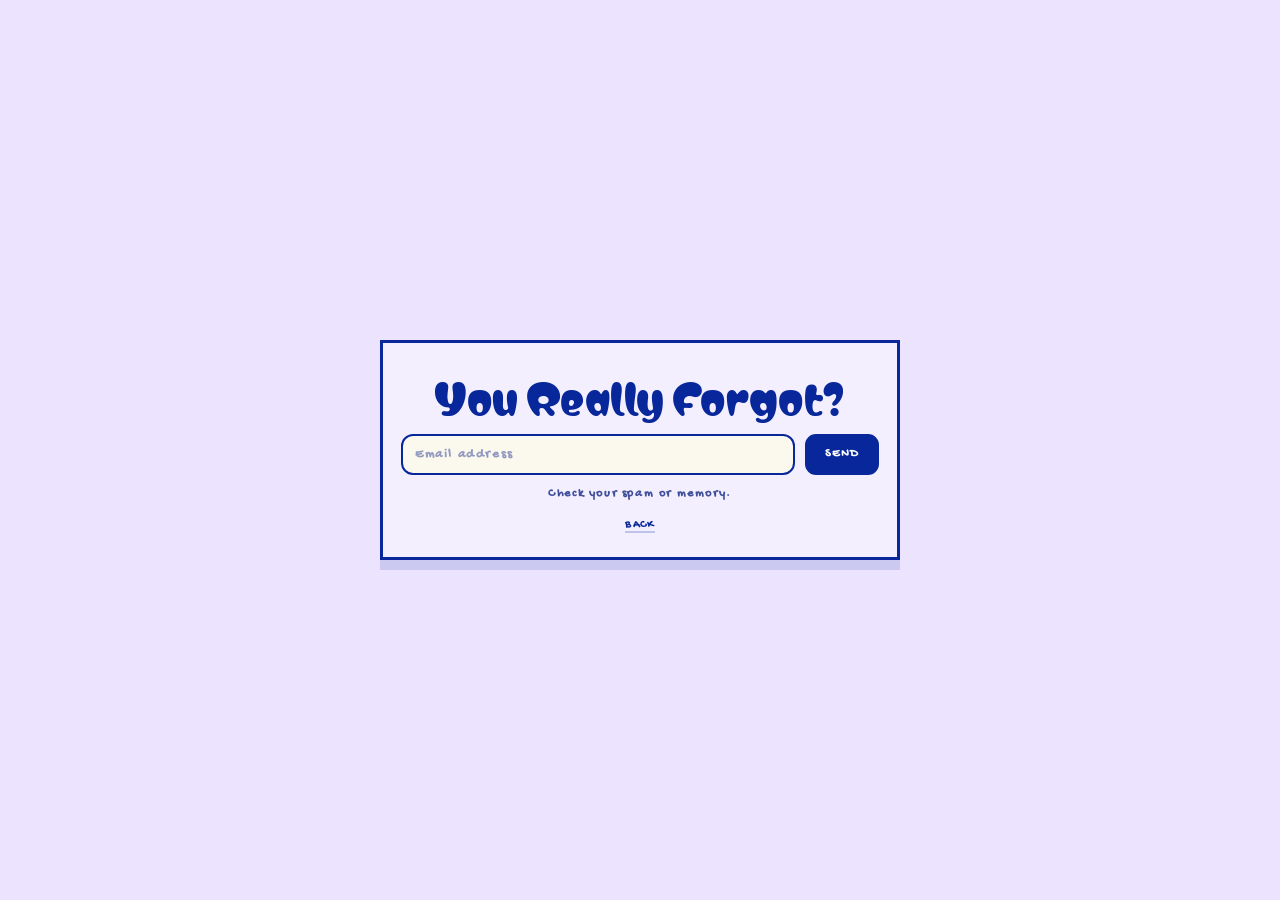
<file: forgot.html>
<!doctype html>
<html lang="en">
  <head>
    <meta charset="utf-8" />
    <meta name="viewport" content="width=device-width, initial-scale=1" />
    <title>You Really Forgot</title>
    <link rel="preconnect" href="https://fonts.googleapis.com" />
    <link rel="preconnect" href="https://fonts.gstatic.com" crossorigin />
    <link
      href="https://fonts.googleapis.com/css2?family=Gochi+Hand&family=Matemasie&display=swap"
      rel="stylesheet"
    />
    <link rel="stylesheet" href="style.css" />
    <style>
      html,
      body.simple-page {
        height: 100%;
      }

      body.simple-page {
        font-family: "Gochi Hand", system-ui, sans-serif;
        background: #ece4ff;
      }

      .simple-page .wrap {
        min-height: 100vh;
        display: grid;
        place-items: center;
        padding: 42px 18px;
      }

      .simple-page .card {
        width: min(520px, 92vw);
        border-radius: 0;
        border: 3px solid var(--ink);
        background: var(--paper);
        box-shadow: 0 10px 0 #07279a24;
        padding: 22px 18px;
        text-align: center;
      }

      .simple-page h1 {
        margin: 0 0 10px;
        font-family: "Matemasie", system-ui, sans-serif;
        font-weight: 400;
        font-size: clamp(1.85rem, 4.5vw, 2.5rem);
        color: var(--ink);
        letter-spacing: 0.01em;
      }

      .simple-page p {
        margin: 0 0 14px;
        color: var(--ink-soft);
        font-size: 14px;
        line-height: 1.5;
      }

      .simple-page .row {
        display: grid;
        grid-template-columns: 1fr auto;
        gap: 10px;
        margin-top: 10px;
      }

      .simple-page input {
        width: 100%;
        border: 2px solid var(--ink);
        background: #fbf8ee;
        color: var(--ink);
        padding: 11px 12px;
        border-radius: 12px;
        outline: none;
        font-weight: 700;
      }

      .simple-page input::placeholder {
        color: rgba(63, 79, 154, 0.55);
      }

      .simple-page input:focus {
        border-color: var(--pink);
        box-shadow: 0 0 0 2px rgba(213, 74, 169, 0.25);
      }

      .simple-page .btn {
        appearance: none;
        white-space: nowrap;
        padding: 0.58rem 1.1rem 0.64rem;
        font-size: 0.72rem;
        letter-spacing: 0.12em;
        text-transform: uppercase;
      }

      .simple-page .fine {
        margin-top: 12px;
        color: var(--ink-soft);
        font-size: 12px;
      }

      .simple-page .back {
        display: inline-block;
        margin-top: 18px;
        color: var(--ink);
        text-decoration: none;
        border-bottom: 2px solid rgba(7, 39, 154, 0.22);
        font-weight: 700;
        letter-spacing: 0.12em;
        text-transform: uppercase;
        font-size: 11px;
      }
      .simple-page .back:hover {
        color: var(--pink);
        border-bottom-color: var(--pink);
      }
    </style>
  </head>
  <body class="simple-page">
    <main class="wrap" aria-label="Password reset">
      <section class="card">
        <h1>You Really Forgot?</h1>

        <form onsubmit="event.preventDefault(); window.location.href = './index.html';">
          <div class="row">
            <input type="email" placeholder="Email address" required />
            <button class="btn" type="submit">Send</button>
          </div>
          <div class="fine">Check your spam or memory.</div>
        </form>

        <a class="back" href="./index.html">Back</a>
      </section>
    </main>
  </body>
</html>
</file>
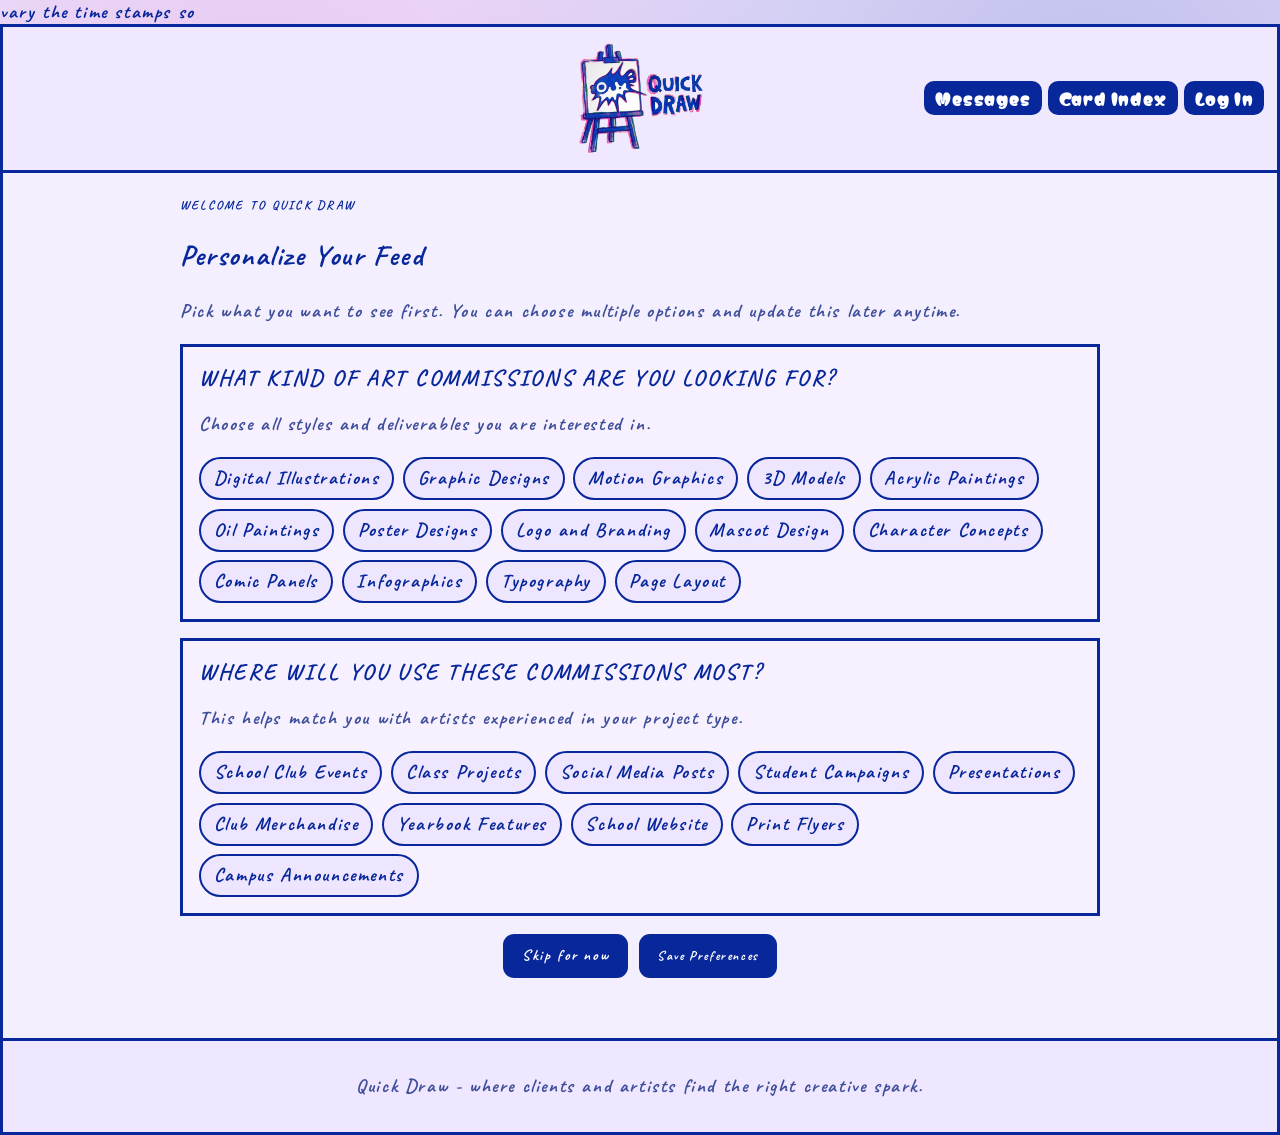
<file: personalization.html>
vary the time stamps so <!DOCTYPE html>
<html lang="en">
<head>
  <meta charset="UTF-8">
  <meta name="viewport" content="width=device-width, initial-scale=1.0">
  <title>Personalization - Quick Draw</title>
  <link rel="stylesheet" href="style.css">
  <style>
    .personalization-section {
      max-width: 920px;
      margin: 0 auto;
      padding: 0.2rem 0 1.2rem;
    }

    .personalization-card {
      border: 3px solid var(--ink);
      background: #f7f1ff;
      padding: 1rem;
      margin-top: 1rem;
    }

    .personalization-card h3 {
      margin: 0 0 0.45rem;
      text-transform: uppercase;
      letter-spacing: 0.12em;
    }

    .bubble-grid {
      display: flex;
      flex-wrap: wrap;
      gap: 0.55rem;
      margin-top: 0.85rem;
    }

    .bubble-grid input[type="checkbox"] {
      position: absolute;
      opacity: 0;
      pointer-events: none;
    }

    .bubble-chip {
      display: inline-flex;
      align-items: center;
      justify-content: center;
      padding: 0.42rem 0.8rem 0.5rem;
      border: 2px solid var(--ink);
      border-radius: 999px;
      background: #eee5ff;
      color: var(--ink);
      cursor: pointer;
      transition: transform 0.14s ease, background-color 0.14s ease, color 0.14s ease;
    }

    .bubble-chip:hover {
      transform: translate(-1px, -1px);
      background: var(--pink);
      color: #ffffff;
    }

    .bubble-grid input[type="checkbox"]:checked + .bubble-chip {
      background: var(--blue);
      color: #ffffff;
    }

    .actions-row {
      display: flex;
      gap: 0.7rem;
      flex-wrap: wrap;
      justify-content: center;
      margin-top: 1.1rem;
    }
  </style>
</head>
<body>
  <div class="browser-window">
    <header class="topbar">
      <div class="topbar-spacer" aria-hidden="true"></div>
      <div class="header-logo">
        <a href="MatchPreviewPage.html" aria-label="Quick Draw — match preview home">
          <img src="Logo/quick_draw.png" alt="Quick Draw logo">
        </a>
      </div>
      <nav class="topbar-right">
        <a class="top-nav-link" href="chat.html">Messages</a>
        <a class="top-nav-link" href="MatchPreviewPage.html">Card Index</a>
        <button class="ghost-btn" type="button">Log In</button>
      </nav>
    </header>

    <main>
      <section class="personalization-section">
        <p class="eyebrow">Welcome to Quick Draw</p>
        <h2>Personalize Your Feed</h2>
        <p class="section-copy">Pick what you want to see first. You can choose multiple options and update this later anytime.</p>

        <form>
          <article class="personalization-card">
            <h3>What kind of art commissions are you looking for?</h3>
            <p class="section-copy">Choose all styles and deliverables you are interested in.</p>
            <div class="bubble-grid">
              <label>
                <input type="checkbox" name="commission_type" value="digital-illustrations">
                <span class="bubble-chip">Digital Illustrations</span>
              </label>
              <label>
                <input type="checkbox" name="commission_type" value="graphic-designs">
                <span class="bubble-chip">Graphic Designs</span>
              </label>
              <label>
                <input type="checkbox" name="commission_type" value="motion-graphics">
                <span class="bubble-chip">Motion Graphics</span>
              </label>
              <label>
                <input type="checkbox" name="commission_type" value="3d-models">
                <span class="bubble-chip">3D Models</span>
              </label>
              <label>
                <input type="checkbox" name="commission_type" value="acrylic-paintings">
                <span class="bubble-chip">Acrylic Paintings</span>
              </label>
              <label>
                <input type="checkbox" name="commission_type" value="oil-paintings">
                <span class="bubble-chip">Oil Paintings</span>
              </label>
              <label>
                <input type="checkbox" name="commission_type" value="poster-designs">
                <span class="bubble-chip">Poster Designs</span>
              </label>
              <label>
                <input type="checkbox" name="commission_type" value="logo-branding">
                <span class="bubble-chip">Logo and Branding</span>
              </label>
              <label>
                <input type="checkbox" name="commission_type" value="mascot-design">
                <span class="bubble-chip">Mascot Design</span>
              </label>
              <label>
                <input type="checkbox" name="commission_type" value="character-concepts">
                <span class="bubble-chip">Character Concepts</span>
              </label>
              <label>
                <input type="checkbox" name="commission_type" value="comic-panels">
                <span class="bubble-chip">Comic Panels</span>
              </label>
              <label>
                <input type="checkbox" name="commission_type" value="infographics">
                <span class="bubble-chip">Infographics</span>
              </label>
              <label>
                <input type="checkbox" name="commission_type" value="typography">
                <span class="bubble-chip">Typography</span>
              </label>
              <label>
                <input type="checkbox" name="commission_type" value="page-layout">
                <span class="bubble-chip">Page Layout</span>
              </label>
            </div>
          </article>

          <article class="personalization-card">
            <h3>Where will you use these commissions most?</h3>
            <p class="section-copy">This helps match you with artists experienced in your project type.</p>
            <div class="bubble-grid">
              <label>
                <input type="checkbox" name="usage_type" value="school-club-events">
                <span class="bubble-chip">School Club Events</span>
              </label>
              <label>
                <input type="checkbox" name="usage_type" value="school-projects">
                <span class="bubble-chip">Class Projects</span>
              </label>
              <label>
                <input type="checkbox" name="usage_type" value="social-media-posts">
                <span class="bubble-chip">Social Media Posts</span>
              </label>
              <label>
                <input type="checkbox" name="usage_type" value="student-campaigns">
                <span class="bubble-chip">Student Campaigns</span>
              </label>
              <label>
                <input type="checkbox" name="usage_type" value="presentations">
                <span class="bubble-chip">Presentations</span>
              </label>
              <label>
                <input type="checkbox" name="usage_type" value="merchandise">
                <span class="bubble-chip">Club Merchandise</span>
              </label>
              <label>
                <input type="checkbox" name="usage_type" value="yearbook">
                <span class="bubble-chip">Yearbook Features</span>
              </label>
              <label>
                <input type="checkbox" name="usage_type" value="school-website">
                <span class="bubble-chip">School Website</span>
              </label>
              <label>
                <input type="checkbox" name="usage_type" value="print-flyers">
                <span class="bubble-chip">Print Flyers</span>
              </label>
              <label>
                <input type="checkbox" name="usage_type" value="announcements">
                <span class="bubble-chip">Campus Announcements</span>
              </label>
            </div>
          </article>

          <div class="actions-row">
            <button class="secondary-btn" type="button">Skip for now</button>
            <button class="primary-btn" type="submit">Save Preferences</button>
          </div>
        </form>
      </section>
    </main>

    <footer class="site-footer">
      <p>Quick Draw - where clients and artists find the right creative spark.</p>
    </footer>
  </div>
</body>
</html>
</file>
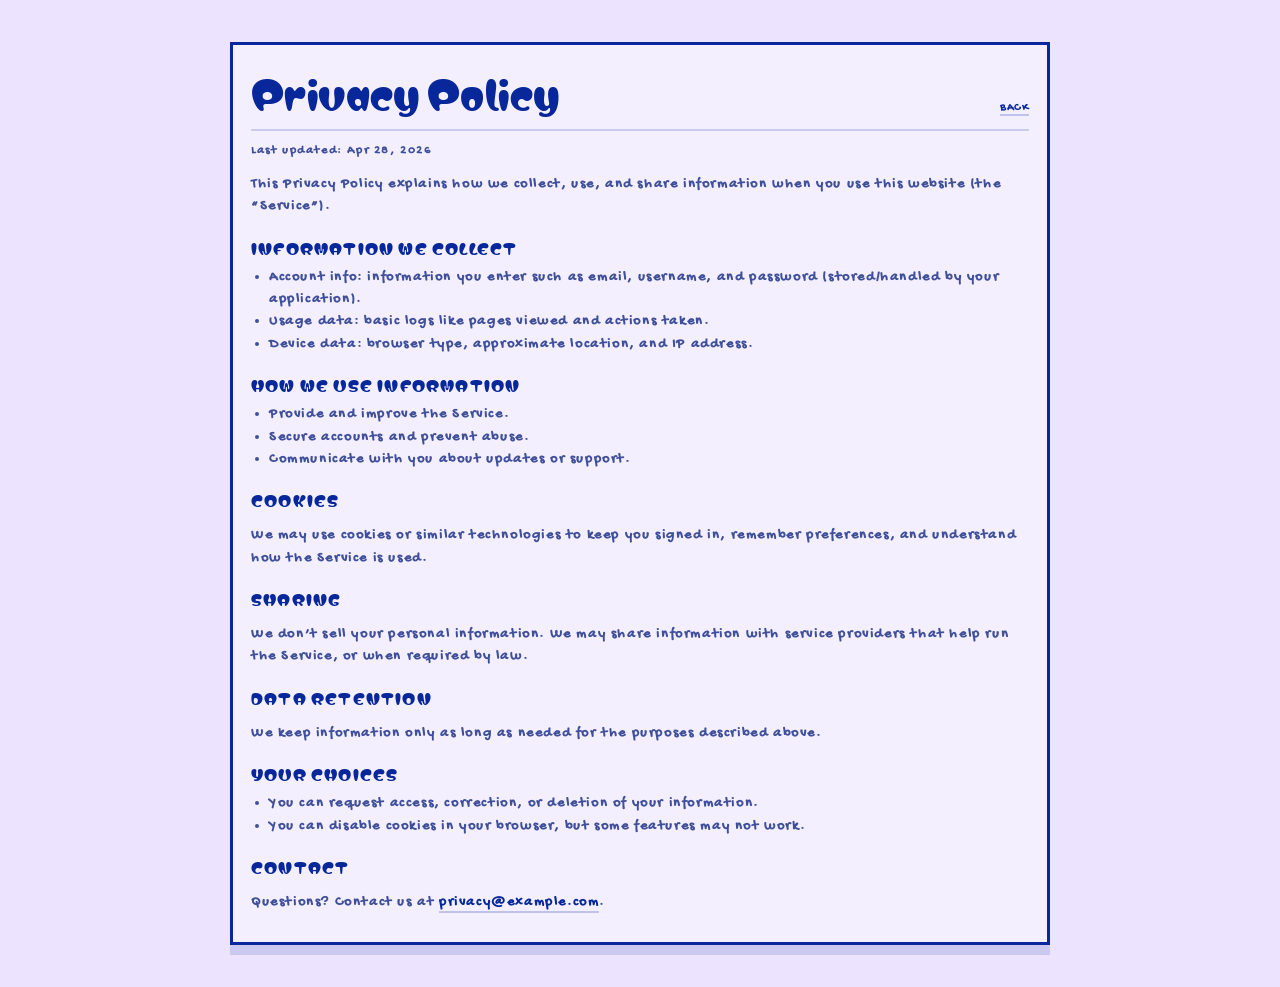
<file: privacy.html>
<!doctype html>
<html lang="en">
  <head>
    <meta charset="utf-8" />
    <meta name="viewport" content="width=device-width, initial-scale=1" />
    <title>Privacy Policy</title>
    <link rel="preconnect" href="https://fonts.googleapis.com" />
    <link rel="preconnect" href="https://fonts.gstatic.com" crossorigin />
    <link
      href="https://fonts.googleapis.com/css2?family=Gochi+Hand&family=Matemasie&display=swap"
      rel="stylesheet"
    />
    <link rel="stylesheet" href="style.css" />
    <style>
      html,
      body.simple-page {
        height: 100%;
      }

      body.simple-page {
        font-family: "Gochi Hand", system-ui, sans-serif;
        background: #ece4ff;
      }

      .simple-page .wrap {
        min-height: 100vh;
        display: grid;
        place-items: start center;
        padding: 42px 18px;
      }

      .simple-page .card {
        width: min(820px, 92vw);
        border-radius: 0;
        border: 3px solid var(--ink);
        background: var(--paper);
        box-shadow: 0 10px 0 #07279a24;
        padding: 18px 18px 14px;
      }

      .simple-page .top {
        display: flex;
        align-items: baseline;
        justify-content: space-between;
        gap: 16px;
        flex-wrap: wrap;
        padding-bottom: 10px;
        border-bottom: 2px solid rgba(7, 39, 154, 0.18);
        margin-bottom: 12px;
      }

      .simple-page h1 {
        margin: 0;
        font-family: "Matemasie", system-ui, sans-serif;
        font-weight: 400;
        font-size: clamp(1.85rem, 4vw, 2.35rem);
        color: var(--ink);
        letter-spacing: 0.01em;
      }

      .simple-page .back {
        color: var(--ink);
        text-decoration: none;
        border-bottom: 2px solid rgba(7, 39, 154, 0.22);
        font-weight: 700;
        letter-spacing: 0.12em;
        text-transform: uppercase;
        font-size: 11px;
      }
      .simple-page .back:hover {
        color: var(--pink);
        border-bottom-color: var(--pink);
      }

      .simple-page .meta {
        margin: 0 0 12px;
        color: var(--ink-soft);
        font-size: 12px;
      }

      .simple-page .content {
        color: var(--ink-soft);
        font-size: 14px;
        line-height: 1.6;
      }

      .simple-page .content h2 {
        margin: 16px 0 6px;
        font-family: "Matemasie", system-ui, sans-serif;
        font-weight: 400;
        font-size: 15px;
        color: var(--ink);
        letter-spacing: 0.08em;
        text-transform: uppercase;
      }

      .simple-page .content ul {
        margin: 8px 0 0 18px;
        padding: 0;
      }

      .simple-page .content a {
        color: var(--ink);
        text-decoration: none;
        border-bottom: 2px solid rgba(7, 39, 154, 0.22);
      }
      .simple-page .content a:hover {
        color: var(--pink);
        border-bottom-color: var(--pink);
      }
    </style>
  </head>
  <body class="simple-page">
    <main class="wrap" aria-label="Privacy Policy">
      <section class="card">
        <div class="top">
          <h1>Privacy Policy</h1>
          <a class="back" href="./index.html">Back</a>
        </div>

        <p class="meta">Last updated: Apr 28, 2026</p>

        <div class="content">
          <p>
            This Privacy Policy explains how we collect, use, and share information when you use this
            website (the “Service”).
          </p>

          <h2>Information we collect</h2>
          <ul>
            <li>
              <strong>Account info</strong>: information you enter such as email, username, and password
              (stored/handled by your application).
            </li>
            <li><strong>Usage data</strong>: basic logs like pages viewed and actions taken.</li>
            <li><strong>Device data</strong>: browser type, approximate location, and IP address.</li>
          </ul>

          <h2>How we use information</h2>
          <ul>
            <li>Provide and improve the Service.</li>
            <li>Secure accounts and prevent abuse.</li>
            <li>Communicate with you about updates or support.</li>
          </ul>

          <h2>Cookies</h2>
          <p>
            We may use cookies or similar technologies to keep you signed in, remember preferences, and
            understand how the Service is used.
          </p>

          <h2>Sharing</h2>
          <p>
            We don’t sell your personal information. We may share information with service providers that
            help run the Service, or when required by law.
          </p>

          <h2>Data retention</h2>
          <p>We keep information only as long as needed for the purposes described above.</p>

          <h2>Your choices</h2>
          <ul>
            <li>You can request access, correction, or deletion of your information.</li>
            <li>You can disable cookies in your browser, but some features may not work.</li>
          </ul>

          <h2>Contact</h2>
          <p>
            Questions? Contact us at <a href="mailto:privacy@example.com">privacy@example.com</a>.
          </p>
        </div>
      </section>
    </main>
  </body>
</html>
</file>
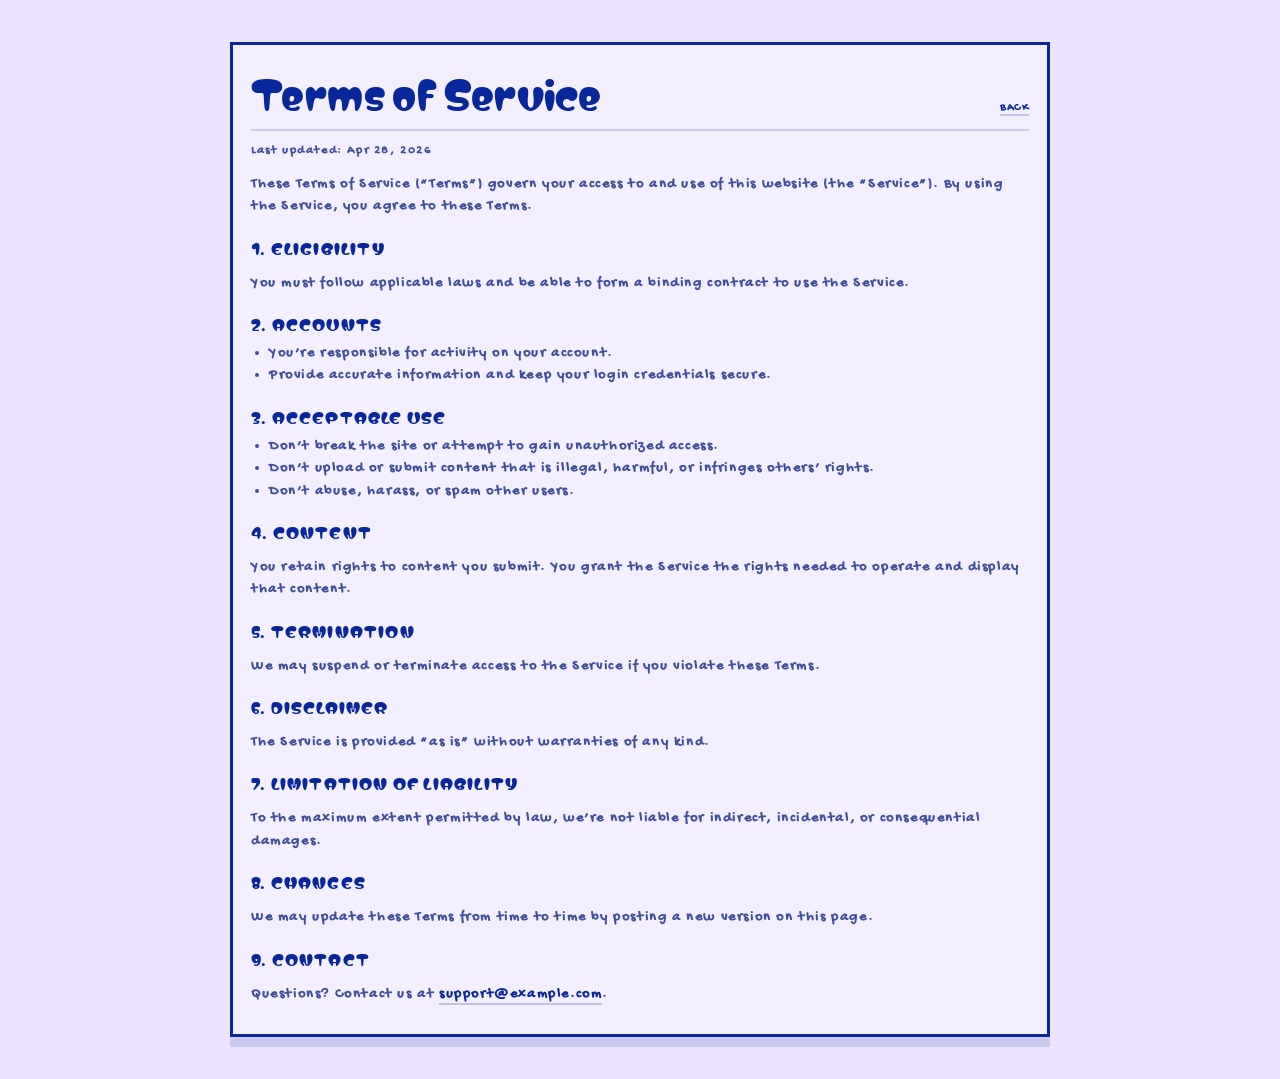
<file: terms.html>
<!doctype html>
<html lang="en">
  <head>
    <meta charset="utf-8" />
    <meta name="viewport" content="width=device-width, initial-scale=1" />
    <title>Terms of Service</title>
    <link rel="preconnect" href="https://fonts.googleapis.com" />
    <link rel="preconnect" href="https://fonts.gstatic.com" crossorigin />
    <link
      href="https://fonts.googleapis.com/css2?family=Gochi+Hand&family=Matemasie&display=swap"
      rel="stylesheet"
    />
    <link rel="stylesheet" href="style.css" />
    <style>
      html,
      body.simple-page {
        height: 100%;
      }

      body.simple-page {
        font-family: "Gochi Hand", system-ui, sans-serif;
        background: #ece4ff;
      }

      .simple-page .wrap {
        min-height: 100vh;
        display: grid;
        place-items: start center;
        padding: 42px 18px;
      }

      .simple-page .card {
        width: min(820px, 92vw);
        border-radius: 0;
        border: 3px solid var(--ink);
        background: var(--paper);
        box-shadow: 0 10px 0 #07279a24;
        padding: 18px 18px 14px;
      }

      .simple-page .top {
        display: flex;
        align-items: baseline;
        justify-content: space-between;
        gap: 16px;
        flex-wrap: wrap;
        padding-bottom: 10px;
        border-bottom: 2px solid rgba(7, 39, 154, 0.18);
        margin-bottom: 12px;
      }

      .simple-page h1 {
        margin: 0;
        font-family: "Matemasie", system-ui, sans-serif;
        font-weight: 400;
        font-size: clamp(1.85rem, 4vw, 2.35rem);
        color: var(--ink);
        letter-spacing: 0.01em;
      }

      .simple-page .back {
        color: var(--ink);
        text-decoration: none;
        border-bottom: 2px solid rgba(7, 39, 154, 0.22);
        font-weight: 700;
        letter-spacing: 0.12em;
        text-transform: uppercase;
        font-size: 11px;
      }
      .simple-page .back:hover {
        color: var(--pink);
        border-bottom-color: var(--pink);
      }

      .simple-page .meta {
        margin: 0 0 12px;
        color: var(--ink-soft);
        font-size: 12px;
      }

      .simple-page .content {
        color: var(--ink-soft);
        font-size: 14px;
        line-height: 1.6;
      }

      .simple-page .content h2 {
        margin: 16px 0 6px;
        font-family: "Matemasie", system-ui, sans-serif;
        font-weight: 400;
        font-size: 15px;
        color: var(--ink);
        letter-spacing: 0.08em;
        text-transform: uppercase;
      }

      .simple-page .content ul {
        margin: 8px 0 0 18px;
        padding: 0;
      }

      .simple-page .content a {
        color: var(--ink);
        text-decoration: none;
        border-bottom: 2px solid rgba(7, 39, 154, 0.22);
      }
      .simple-page .content a:hover {
        color: var(--pink);
        border-bottom-color: var(--pink);
      }
    </style>
  </head>
  <body class="simple-page">
    <main class="wrap" aria-label="Terms of Service">
      <section class="card">
        <div class="top">
          <h1>Terms of Service</h1>
          <a class="back" href="./index.html">Back</a>
        </div>

        <p class="meta">Last updated: Apr 28, 2026</p>

        <div class="content">
          <p>
            These Terms of Service (“Terms”) govern your access to and use of this website (the “Service”).
            By using the Service, you agree to these Terms.
          </p>

          <h2>1. Eligibility</h2>
          <p>You must follow applicable laws and be able to form a binding contract to use the Service.</p>

          <h2>2. Accounts</h2>
          <ul>
            <li>You’re responsible for activity on your account.</li>
            <li>Provide accurate information and keep your login credentials secure.</li>
          </ul>

          <h2>3. Acceptable use</h2>
          <ul>
            <li>Don’t break the site or attempt to gain unauthorized access.</li>
            <li>Don’t upload or submit content that is illegal, harmful, or infringes others’ rights.</li>
            <li>Don’t abuse, harass, or spam other users.</li>
          </ul>

          <h2>4. Content</h2>
          <p>
            You retain rights to content you submit. You grant the Service the rights needed to operate and
            display that content.
          </p>

          <h2>5. Termination</h2>
          <p>We may suspend or terminate access to the Service if you violate these Terms.</p>

          <h2>6. Disclaimer</h2>
          <p>The Service is provided “as is” without warranties of any kind.</p>

          <h2>7. Limitation of liability</h2>
          <p>
            To the maximum extent permitted by law, we’re not liable for indirect, incidental, or
            consequential damages.
          </p>

          <h2>8. Changes</h2>
          <p>We may update these Terms from time to time by posting a new version on this page.</p>

          <h2>9. Contact</h2>
          <p>
            Questions? Contact us at <a href="mailto:support@example.com">support@example.com</a>.
          </p>
        </div>
      </section>
    </main>
  </body>
</html>
</file>
<file: style.css>
@import url("https://fonts.googleapis.com/css2?family=Caveat:wght@400..700&family=Matemasie&display=swap");

@font-face {
  font-family: "IEatCrayons";
  src: url("./Fonts/i-eat-crayons.ttf") format("truetype");
  font-style: normal;
  font-weight: 400 700;
}

/* Reference: https://www.dafont.com/shadow-marker.font */
@font-face {
  font-family: "ShadowMarker";
  src: local("Shadow Marker"), url("./Fonts/Shadow Marker.otf") format("opentype");
  font-style: normal;
  font-weight: 400;
}

:root {
  --blue: #07279a;
  --pink: #d54aa9;
  --paper: #f4efff;
  --paper-2: #ece4ff;
  --ink: #07279a;
  --ink-soft: #3f4f9a;
  --gold: #d54aa9;
  --green: #a9b8f2;
}

* {
  box-sizing: border-box;
}

html {
  letter-spacing: 0.1em;
}

body {
  margin: 0;
  padding: 0;
  min-height: 100vh;
  color: var(--ink);
  font-family: "Caveat", cursive;
  font-weight: 700;
  font-size: 1.2rem;
  background:
    radial-gradient(circle at 20% 20%, #d54aa938 0%, #ffffff00 42%),
    radial-gradient(circle at 85% 12%, #07279a33 0%, #ffffff00 45%),
    var(--paper-2);
}

button,
input,
select,
textarea {
  font-family: inherit;
  letter-spacing: inherit;
}

.browser-window {
  width: 100%;
  max-width: none;
  min-height: 100vh;
  margin: 0;
  border: 3px solid var(--ink);
  border-radius: 0;
  overflow: hidden;
  background: var(--paper);
  box-shadow: 0 10px 0 #07279a24;
}

.browser-chrome {
  display: grid;
  grid-template-columns: auto 1fr auto;
  gap: 0.8rem;
  align-items: center;
  padding: 0.6rem 1rem;
  border-bottom: 3px solid var(--ink);
  background: #ddd7c6;
}

.chrome-buttons,
.chrome-actions {
  display: flex;
  align-items: center;
  gap: 0.45rem;
}

.chrome-buttons span,
.chrome-actions span {
  width: 30px;
  height: 30px;
  border: 2px solid var(--ink);
  border-radius: 10px;
  display: grid;
  place-items: center;
  font-size: 1.2rem;
  background: #f8f4e7;
}

.address-bar {
  border: 2px solid var(--ink);
  border-radius: 12px;
  padding: 0.35rem 0.85rem 0.45rem;
  font-size: 1.15rem;
  letter-spacing: 0.13em;
  background: #fbf8ee;
}

.topbar {
  display: grid;
  grid-template-columns: 1fr auto 1fr;
  align-items: center;
  gap: 0.5rem;
  padding: 0.35rem 0.8rem;
  border-bottom: 3px solid var(--ink);
  background: #f0e8ff;
  font-family: "Matemasie", "Caveat", cursive;
}

.topbar-spacer {
  min-width: 1px;
}

.header-logo {
  justify-self: center;
  display: flex;
  align-items: center;
  justify-content: center;
}

.header-logo a {
  display: block;
  text-decoration: none;
  color: inherit;
}

.header-logo img {
  display: block;
  width: 140px;
  max-width: 100%;
  height: auto;
}

.topbar-right {
  justify-self: end;
  display: flex;
  align-items: center;
  gap: 0.4rem;
}

.top-nav-link {
  color: #ffffff;
  text-decoration: none;
  font-weight: 700;
  padding: 0.18rem 0.55rem;
  border: 2px solid var(--ink);
  border-radius: 10px;
  background: var(--blue);
  transition: background-color 0.14s ease, color 0.14s ease, transform 0.14s ease;
}

.top-nav-link:hover {
  background: var(--pink);
}

.topbar .ghost-btn {
  font-weight: 700;
  padding: 0.18rem 0.55rem;
  border-radius: 10px;
  transition: background-color 0.14s ease, color 0.14s ease, transform 0.14s ease;
}

/* Ensure ALL topbar buttons are uniform size */
.topbar-right .top-nav-link,
.topbar-right .ghost-btn {
  display: inline-flex;
  align-items: center;
  justify-content: center;
  font-size: 1rem;
  line-height: 1;
  min-height: 34px;
  padding: 0.18rem 0.55rem;
}

main {
  max-width: 1120px;
  margin: 0 auto;
  padding: 1.35rem;
}

.hero {
  margin: 0 0 1.25rem;
}

.eyebrow {
  margin: 0 0 0.55rem;
  letter-spacing: 0.18em;
  text-transform: uppercase;
  font-size: 0.78rem;
  font-weight: 700;
}

.hero h2,
.match-section h2 {
  margin: 0 0 0.6rem;
  letter-spacing: 0.13em;
  text-transform: uppercase;
}

.match-section h2 {
  font-family: "Matemasie", "Caveat", cursive;
  font-weight: 700;
  font-size: clamp(2.2rem, 5.2vw, 3rem);
  text-transform: none;
  letter-spacing: 0.01em;
}

.match-section .section-copy {
  font-size: clamp(1.05rem, 3.2vw, 1.35rem);
  line-height: 1.45;
}

.hero-copy p,
.section-copy,
.meta {
  color: var(--ink-soft);
  line-height: 1.4;
}

.hero-actions {
  display: flex;
  gap: 0.65rem;
  margin-top: 1rem;
}

.hero-card,
.artist-card {
  border: 3px solid var(--ink);
  border-radius: 0;
  overflow: hidden;
  background: #e6dcff;
}

.hero-card img {
  width: 100%;
  height: 250px;
  object-fit: cover;
  filter: grayscale(0.65) contrast(1.05);
}

.hero-carousel {
  position: relative;
  width: min(100%, 740px);
  margin: 0 auto;
  min-height: 384px;
}

.hero-slide {
  position: absolute;
  inset: 0;
  opacity: 0;
  transform: translateX(12px) scale(0.99);
  transition: opacity 0.45s ease, transform 0.45s ease;
  pointer-events: none;
  background: #f2ebff;
}

.hero-slide.is-active {
  opacity: 1;
  transform: translateX(0) scale(1);
  pointer-events: auto;
}

.carousel-dots {
  position: absolute;
  bottom: 12px;
  left: 50%;
  transform: translateX(-50%);
  display: flex;
  gap: 0.45rem;
  z-index: 4;
}

.dot {
  width: 12px;
  height: 12px;
  border-radius: 50%;
  border: 2px solid var(--ink);
  background: #f6f0ff;
  padding: 0;
}

.dot.is-active {
  background: var(--pink);
}

.card-body {
  padding: 0.9rem;
}

.card-body h3 {
  margin: 0;
  text-transform: uppercase;
}

.card-body p {
  margin: 0.45rem 0 0;
}

.tags {
  display: flex;
  flex-wrap: wrap;
  gap: 0.45rem;
  margin-top: 0.55rem;
}

.tags span {
  padding: 0.18rem 0.5rem 0.24rem;
  border: 2px solid var(--ink);
  border-radius: 8px;
  background: #efe7ff;
  font-size: 0.78rem;
}

.card-actions {
  display: flex;
  gap: 0.7rem;
  padding: 0.15rem 0.2rem 0.4rem;
}

.match-deck {
  position: relative;
  width: min(100%, 500px);
  aspect-ratio: 3 / 4;
  margin: 1rem auto 0.8rem;
  perspective: 900px;
  overflow: visible;
  container-type: inline-size;
  container-name: match-deck;
}

.match-deck .artist-card {
  border: none;
  background: transparent;
}

.match-slide {
  position: absolute;
  inset: 0;
  border-radius: 0;
  overflow: hidden;
  transform-style: preserve-3d;
  transition: transform 0.45s ease, opacity 0.45s ease, filter 0.45s ease;
  pointer-events: none;
}

.match-card-inner {
  position: relative;
  width: 100%;
  height: 100%;
  transform-style: preserve-3d;
  transition: transform 0.55s cubic-bezier(0.4, 0.02, 0.2, 1);
}

.match-slide.is-flipped .match-card-inner {
  transform: rotateY(180deg);
}

.match-card-face {
  position: absolute;
  inset: 0;
  backface-visibility: hidden;
  -webkit-backface-visibility: hidden;
  overflow: hidden;
}

.match-card-face--back {
  transform: rotateY(180deg);
  background: #f2f2f2;
}

.match-card-face--back-profile {
  position: relative;
  display: flex;
  flex-direction: column;
  height: 100%;
  min-height: 100%;
  background: #ffffff;
  overflow-x: hidden;
  overflow-y: auto;
  -webkit-overflow-scrolling: touch;
  font-family: "Caveat", cursive;
  font-weight: 700;
  font-size: clamp(1.08rem, 4.5vw, 1.42rem);
}

.match-slide.has-motion-graphics .match-card-face--front::before {
  content: "";
  position: absolute;
  inset: 0;
  pointer-events: none;
  z-index: 3;
  opacity: 0.22;
  mix-blend-mode: screen;
  background-image: url("Reference Images/AdobeStock_264352424.jpeg");
  background-size: cover;
  background-position: center;
  animation: foilBasePulse 4.2s ease-in-out infinite alternate;
}

.match-slide.has-motion-graphics .match-card-face--front::after {
  content: "";
  position: absolute;
  inset: 0;
  pointer-events: none;
  z-index: 4;
  mix-blend-mode: color-dodge;
  opacity: 0.14;
  background:
    radial-gradient(120% 85% at 18% 72%, rgba(255, 255, 255, 0.08), rgba(255, 255, 255, 0) 62%),
    radial-gradient(95% 70% at 82% 22%, rgba(182, 120, 255, 0.28), rgba(182, 120, 255, 0) 66%),
    radial-gradient(120% 95% at 54% 52%, rgba(120, 242, 255, 0.24), rgba(120, 242, 255, 0) 64%),
    linear-gradient(
      114deg,
      rgba(255, 255, 255, 0.05) 0%,
      rgba(255, 185, 248, 0.28) 24%,
      rgba(137, 238, 255, 0.26) 49%,
      rgba(210, 171, 255, 0.3) 73%,
      rgba(255, 255, 255, 0.06) 100%
    );
  background-size: 170% 170%, 175% 175%, 185% 185%, 240% 240%;
  animation: foilWave 10s linear infinite;
}

@keyframes foilBasePulse {
  0% {
    filter: saturate(1.08) brightness(1.02);
  }
  100% {
    filter: saturate(1.28) brightness(1.14);
  }
}

@keyframes foilWave {
  0% {
    background-position: 0% 70%, 100% 24%, 38% 58%, 0% 50%;
  }
  100% {
    background-position: 100% 36%, 0% 78%, 68% 30%, 100% 50%;
  }
}

.profile-back {
  --profile-outline-blue: #07279a;
  --profile-slot-red: #e53935;
  --profile-icon-orange: #ff6f00;
  --profile-section-purple: #7b2cbf;
  --profile-rule-black: #000000;
  box-sizing: border-box;
  flex: 1 0 auto;
  display: flex;
  flex-direction: column;
  width: 100%;
  min-height: 100%;
  padding: 0;
}

.profile-back__border {
  box-sizing: border-box;
  display: flex;
  flex-direction: column;
  flex: 1 0 auto;
  width: 100%;
  min-height: 100%;
  border: 5px solid var(--profile-outline-blue);
  padding: 4px;
  gap: 4px;
}

.profile-back__top {
  box-sizing: border-box;
  flex: 0 0 auto;
  border-bottom: 2px solid var(--profile-rule-black);
  margin-bottom: 0;
  padding-top: clamp(6px, 1.6vw, 14px);
  padding-bottom: 0;
}

.profile-back__hero-row {
  --profile-hero-breath: clamp(4px, 1.5vw, 9px);
  display: grid;
  grid-template-columns: 1fr 1fr;
  gap: 4px;
  align-items: stretch;
  min-height: clamp(140px, 42vmin, 240px);
  min-height: 60cqi;
}

.profile-back__top-right {
  box-sizing: border-box;
  display: flex;
  flex-direction: column;
  gap: 4px;
  min-width: 0;
  min-height: calc(clamp(140px, 42vmin, 240px) - var(--profile-hero-breath));
  min-height: calc(60cqi - var(--profile-hero-breath));
}

.profile-back__field-labels {
  flex: 0 0 auto;
  display: flex;
  flex-direction: column;
  justify-content: flex-start;
  transform: translateY(-5px);
  gap: 3px;
  font-weight: 700;
  font-size: clamp(0.98rem, 4vw, 1.34rem);
  line-height: 1.22;
  color: #000000;
}

.profile-back__field-line {
  display: block;
}

.profile-back__icon-strip {
  box-sizing: border-box;
  display: grid;
  grid-template-columns: repeat(4, minmax(0, 1fr));
  align-items: start;
  gap: 6px;
  flex: 0 0 auto;
  width: 100%;
  padding: 4px 6px;
  border: 2px solid var(--profile-section-purple);
  background: #ffffff;
  transform: translateY(-5px);
}

.profile-back__icon-pip {
  width: 100%;
  aspect-ratio: 1;
  min-width: 0;
  background-color: transparent;
  background-repeat: no-repeat;
  background-position: center;
  background-size: contain;
}

.profile-back__icon-pip:nth-child(1) {
  background-image: url("Icons/Adobe_Photoshop_CC_icon.svg.png");
}

.profile-back__icon-pip:nth-child(2) {
  background-image: url("Icons/Adobe_Illustrator_CC_icon.svg.png");
}

.profile-back__icon-pip:nth-child(3) {
  background-image: url("Icons/Adobe_After_Effects_CC_icon.svg.png");
}

.profile-back__icon-pip:nth-child(4) {
  background-image: url("Icons/Adobe_InDesign_CC_icon.svg.png");
}

.profile-back__icon-strip--audrey .profile-back__icon-pip:nth-child(1) {
  background-image: url("Icons/procreate.png");
}

.profile-back__icon-strip--audrey .profile-back__icon-pip:nth-child(2) {
  background-image: url("Icons/Adobe_Illustrator_CC_icon.svg.png");
}

.profile-back__icon-strip--audrey .profile-back__icon-pip:nth-child(3) {
  background-image: url("Icons/vscode.png");
}

.profile-back__icon-strip--audrey .profile-back__icon-pip:nth-child(4) {
  background-image: url("Icons/td.png");
}

.profile-back__icon-strip--skye .profile-back__icon-pip:nth-child(1) {
  background-image: url("Icons/Adobe_Illustrator_CC_icon.svg.png");
}

.profile-back__icon-strip--skye .profile-back__icon-pip:nth-child(2) {
  background-image: url("Icons/Adobe_Photoshop_CC_icon.svg.png");
}

.profile-back__icon-strip--skye .profile-back__icon-pip:nth-child(3) {
  background-image: url("Icons/procreate.png");
}

.profile-back__icon-strip--cassidy .profile-back__icon-pip:nth-child(1) {
  background-image: url("https://i.postimg.cc/1XDtD9Lm/canva.png");
}

.profile-back__icon-strip--cassidy .profile-back__icon-pip:nth-child(2) {
  background-image: url("https://i.postimg.cc/zf3G0w96/Adobe-Photoshop-CC-icon-svg.png");
}

.profile-back__icon-strip--cassidy .profile-back__icon-pip:nth-child(3) {
  background-image: url("https://i.postimg.cc/52242qNL/procreate.webp");
}

.profile-back__icon-strip--cassidy .profile-back__icon-pip:nth-child(4) {
  background-image: url("https://i.postimg.cc/j2hTsCpP/Adobe-After-Effects-CC-icon-svg.png");
}

.profile-back--skye-template {
  background: #e5e5e5;
  padding: 8px;
  height: 100%;
  overflow: hidden;
}

.skye-template {
  border: 5px solid #1c3197;
  padding: 7px;
  display: flex;
  flex-direction: column;
  gap: 7px;
  min-height: 100%;
  height: 100%;
}

.skye-template__top {
  display: grid;
  grid-template-columns: 50% 1fr;
  gap: 7px;
  min-height: 56%;
  flex: 1 1 auto;
}

.skye-template__red-square {
  border: 2px solid #7d42f4;
  background: #ff2f3a;
  min-height: 100%;
  overflow: hidden;
}

.skye-template__portrait {
  width: 100%;
  height: 100%;
  object-fit: cover;
  display: block;
}

.skye-template__top-right {
  display: flex;
  flex-direction: column;
  gap: 5px;
  min-height: 0;
}

.skye-template__field-labels {
  font-family: inherit;
  font-weight: 700;
  font-size: clamp(1rem, 3.9vw, 2rem);
  line-height: 1.08;
  color: #131313;
}

.skye-template__field-labels span {
  display: block;
}

.skye-template__tool-row {
  border: 2px solid #7d42f4;
  background: #e5e5e5;
  display: grid;
  grid-template-columns: repeat(4, 1fr);
  gap: 7px;
  padding: 8px;
}

.skye-template__tool-square {
  aspect-ratio: 1;
  background: transparent;
  background-repeat: no-repeat;
  background-position: center;
  background-size: 100% 100%;
}

.profile-back--skye-icons .skye-template__tool-square:nth-child(1) {
  background-image: url("Icons/Adobe_Photoshop_CC_icon.svg.png");
}

.profile-back--skye-icons .skye-template__tool-square:nth-child(2) {
  background-image: url("Icons/Adobe_Illustrator_CC_icon.svg.png");
}

.profile-back--skye-icons .skye-template__tool-square:nth-child(3) {
  background-image: url("Icons/procreate.png");
}

.profile-back--skye-icons .skye-template__tool-square:nth-child(4) {
  background-image: url("Icons/canva.png");
}

.profile-back--cole-icons .skye-template__tool-square:nth-child(1) {
  background-image: url("Icons/Adobe_After_Effects_CC_icon.svg.png");
}

.profile-back--cole-icons .skye-template__tool-square:nth-child(2) {
  background-image: url("Icons/Adobe_Photoshop_CC_icon.svg.png");
}

.profile-back--cole-icons .skye-template__tool-square:nth-child(3) {
  background-image: url("Icons/Adobe_Premiere_Pro_CC_icon.svg.png");
}

.profile-back--cole-icons .skye-template__tool-square:nth-child(4) {
  background-image: url("Icons/Adobe_Illustrator_CC_icon.svg.png");
}

.profile-back--reese-icons .skye-template__tool-square:nth-child(1) {
  background-image: url("Icons/Adobe_Illustrator_CC_icon.svg.png");
}

.profile-back--reese-icons .skye-template__tool-square:nth-child(2) {
  background-image: url("Icons/canva.png");
}

.profile-back--cassidy-icons .skye-template__tool-square:nth-child(1) {
  background-image: url("Icons/Adobe_Photoshop_CC_icon.svg.png");
}

.profile-back--cassidy-icons .skye-template__tool-square:nth-child(2) {
  background-image: url("Icons/procreate.png");
}

.profile-back--cassidy-icons .skye-template__tool-square:nth-child(3) {
  background-image: url("Icons/Adobe_After_Effects_CC_icon.svg.png");
}

.profile-back--cassidy-icons .skye-template__tool-square:nth-child(4) {
  background-image: url("Icons/canva.png");
}

.profile-back--steven-icons .skye-template__tool-square:nth-child(1) {
  background-image: url("Icons/procreate.png");
}

.profile-back--steven-icons .skye-template__tool-square:nth-child(2) {
  background-image: url("Icons/Adobe_InDesign_CC_icon.svg.png");
}

.profile-back--steven-icons .skye-template__tool-square:nth-child(3) {
  background-image: url("Icons/Adobe_Illustrator_CC_icon.svg.png");
}

.profile-back--avery-icons .skye-template__tool-square:nth-child(1) {
  background-image: url("Icons/Adobe_Photoshop_CC_icon.svg.png");
}

.profile-back--avery-icons .skye-template__tool-square:nth-child(2) {
  background-image: url("Icons/Adobe_Illustrator_CC_icon.svg.png");
}

.profile-back--paul-icons .skye-template__tool-square:nth-child(1) {
  background-image: url("Icons/blender.png");
}

.profile-back--paul-icons .skye-template__tool-square:nth-child(2) {
  background-image: url("Icons/Adobe_Photoshop_CC_icon.svg.png");
}

.profile-back--paul-icons .skye-template__tool-square:nth-child(3) {
  background-image: url("Icons/Adobe_InDesign_CC_icon.svg.png");
}

.profile-back--jordan-icons .skye-template__tool-square:nth-child(1) {
  background-image: url("Icons/Adobe_Illustrator_CC_icon.svg.png");
}

.skye-template__bio {
  border: 2px solid #7d42f4;
  background: #e5e5e5;
  display: flex;
  flex-direction: column;
  gap: 4px;
  padding: 3px 5px 5px;
  flex: 1;
  min-height: 0;
}

.skye-template__section-label {
  font-family: inherit;
  font-weight: 700;
  font-size: clamp(0.92rem, 3.2vw, 1.55rem);
  line-height: 1;
  color: #131313;
}

.skye-template__bio-box {
  flex: 1;
  min-height: 148px;
}

.skye-template__artworks {
  border: 2px solid #7d42f4;
  padding: 3px 5px 6px;
  display: flex;
  flex-direction: column;
  gap: 5px;
  margin-top: 0;
  flex: 0 0 38%;
  min-height: 34%;
}

.skye-template__art-grid {
  display: grid;
  grid-template-columns: repeat(3, 1fr);
  gap: 7px;
  flex: 1;
}

.skye-template__art-square {
  background: #58cf52;
  min-height: 145px;
  height: 100%;
  overflow: hidden;
  border-radius: 0;
  position: relative;
}

.skye-template__art-image {
  position: absolute;
  inset: 0;
  max-width: 100%;
  max-height: 100%;
  margin: auto;
  display: block;
  object-fit: contain;
  object-position: center;
}

.profile-back__slot {
  box-sizing: border-box;
  border-radius: 0;
  min-height: 0;
}

.profile-back__slot--red {
  min-width: 0;
  width: 100%;
  min-height: calc(clamp(140px, 42vmin, 240px) - var(--profile-hero-breath));
  min-height: calc(60cqi - var(--profile-hero-breath));
  align-self: stretch;
  overflow: hidden;
  background: var(--profile-slot-red);
}

.profile-back__slot--red .profile-back__portrait {
  display: block;
  width: 100%;
  height: 100%;
  object-fit: contain;
  object-position: center center;
  transform: scale(1.2);
  transform-origin: center center;
}

.profile-back__slot--cassidy {
  background-image: url("https://i.postimg.cc/s2zMmZVG/2026-03-21-1.jpg");
  background-repeat: no-repeat;
  background-position: center;
  background-size: cover;
}

.profile-back__slot--cassidy .profile-back__portrait {
  object-fit: cover;
  transform: none;
}

.profile-back__slot--photo {
  min-width: 0;
  width: 100%;
  min-height: calc(clamp(140px, 42vmin, 240px) - var(--profile-hero-breath));
  min-height: calc(60cqi - var(--profile-hero-breath));
  align-self: stretch;
  overflow: hidden;
  background: #ffffff;
}

.profile-back__slot--photo .profile-back__portrait {
  display: block;
  width: 100%;
  height: 100%;
  object-fit: contain;
  object-position: center center;
  transform: scale(1.2);
  transform-origin: center center;
}

.profile-back__section {
  box-sizing: border-box;
  border: 2px solid var(--profile-section-purple);
  padding: 3px 5px 4px;
  display: flex;
  flex-direction: column;
  gap: 2px;
  min-height: 0;
  background: #ffffff;
}

.profile-back__section--bio-top {
  flex: 1 1 auto;
  min-height: 0;
}

.profile-back__section--bio-top .profile-back__section-body {
  flex: 1 1 auto;
  min-height: 0;
}

.profile-back__section--experience {
  flex: 0 0 auto;
  min-height: clamp(72px, 24vmin, 130px);
  min-height: 33cqi;
}

.profile-back__section--experience .profile-back__section-body {
  min-height: 0;
}

.profile-back__experience-block {
  color: #c4476a;
}

.profile-back__experience-role,
.profile-back__experience-when {
  font-family: "Caveat", cursive;
  letter-spacing: normal;
}

.profile-back__experience-role {
  margin: 0 0 3px;
  padding: 0;
  font-weight: 700;
  font-size: clamp(1.02rem, 4vw, 1.4rem);
  line-height: 1.15;
  color: #000000;
}

.profile-back__experience-when {
  margin: 0 0 5px;
  font-size: clamp(0.94rem, 3.65vw, 1.28rem);
  font-weight: 700;
  line-height: 1.15;
  color: #000000;
}

.profile-back__experience-when em {
  font-style: italic;
}

.profile-back__experience-points {
  margin: 0;
  padding: 0;
  list-style: none;
  font-size: clamp(0.78rem, 2.85vw, 1rem);
  line-height: 1.28;
}

.profile-back__experience-points li {
  margin: 0 0 2px;
  padding-left: 0.55em;
  position: relative;
}

.profile-back__experience-points li::before {
  content: "- ";
  position: absolute;
  left: 0;
}

.profile-back__section--artworks {
  flex: 0 0 auto;
  min-height: 0;
  gap: 3px;
}

.profile-back__artworks-row {
  flex: 0 0 auto;
  display: flex;
  flex-direction: row;
  align-items: flex-start;
  gap: 4px;
}

.profile-back__art-slot {
  flex: 1 1 0;
  min-width: 0;
  background: transparent;
}

.profile-back__art-slot:empty {
  min-height: clamp(88px, 28vmin, 160px);
  min-height: 40cqi;
}

.profile-back__art-slot .profile-back__art-img {
  display: block;
  width: 100%;
  height: auto;
  object-fit: contain;
  object-position: top center;
}

.profile-back__art-img--frame {
  box-sizing: border-box;
  border: 1px solid #000000;
}

.profile-back__section-label {
  font-weight: 700;
  font-size: clamp(0.94rem, 3.75vw, 1.32rem);
  line-height: 1.18;
  color: #000000;
  flex-shrink: 0;
}

.profile-back__section-body {
  flex: 1 1 auto;
  min-height: 0;
}

.profile-back__badge-list {
  display: flex;
  flex-wrap: wrap;
  gap: 4px;
  align-content: flex-start;
}

.profile-back__badge {
  display: inline-flex;
  align-items: center;
  padding: 0.18rem 0.45rem 0.22rem;
  border: 1px solid #000000;
  border-radius: 999px;
  background: #efe7ff;
  color: #000000;
  font-size: clamp(0.72rem, 2.8vw, 0.98rem);
  line-height: 1.1;
}

.match-card-face--back-guide {
  overflow-x: hidden;
  overflow-y: auto;
  -webkit-overflow-scrolling: touch;
  padding: 0;
  color: var(--ink);
  text-shadow: none;
  font-family: "Caveat", cursive;
  font-weight: 700;
}

.match-card-face--back-guide .guide-back-inner {
  padding: 0.65rem 0.75rem 0.85rem;
  min-height: 100%;
}

.match-card-face--back-guide .guide-back-lead {
  margin: 0 0 0.75rem;
  font-weight: 700;
  font-size: clamp(1.85rem, 6.8vw, 2.55rem);
  line-height: 1.12;
  letter-spacing: 0.02em;
  text-align: center;
}

.match-card-face--back-guide .guide-back-logo {
  display: flex;
  justify-content: center;
  margin: 0 0 0.65rem;
}

.match-card-face--back-guide .guide-back-logo img {
  display: block;
  width: min(88%, 230px);
  max-width: 100%;
  height: auto;
}

.match-card-face--back-guide .guide-back-heading {
  margin: 0.65rem 0 0.3rem;
  font-size: clamp(1.78rem, 6.35vw, 2.35rem);
  font-weight: 700;
  letter-spacing: 0.02em;
  text-transform: none;
}

.match-card-face--back-guide .guide-back-logo + .guide-back-heading {
  margin-top: 0;
}

.match-card-face--back-guide .guide-back-copy {
  margin: 0;
  font-size: clamp(1.12rem, 4.85vw, 1.48rem);
  line-height: 1.36;
}

.match-card-face--back-guide .guide-back-steps {
  margin: 0.45rem 0 0;
  padding-left: 1.15rem;
  font-size: clamp(1.12rem, 4.85vw, 1.48rem);
  line-height: 1.36;
}

.match-card-face--back-guide .guide-back-steps li {
  margin: 0.32rem 0;
  padding-left: 0.15rem;
}

.match-slide.is-front {
  opacity: 1;
  transform: translateY(0) scale(1) rotate(0deg);
  filter: blur(0);
  z-index: 3;
  pointer-events: auto;
  cursor: pointer;
}

.match-slide.is-back-1 {
  opacity: 0.3;
  transform: translateX(56%) translateY(18px) scale(0.8) rotate(4deg);
  filter: blur(2.4px);
  z-index: 2;
}

.match-slide.is-back-2 {
  opacity: 0.3;
  transform: translateX(-56%) translateY(18px) scale(0.8) rotate(-4deg);
  filter: blur(2.4px);
  z-index: 1;
}

.match-slide.is-hidden {
  opacity: 0;
  transform: translateY(22px) scale(0.76) rotate(0deg);
  filter: blur(3.2px);
  z-index: 0;
}

.match-slide.is-saved .match-card-face--front::after {
  content: "";
  position: absolute;
  top: 12px;
  right: 12px;
  width: 18px;
  height: 18px;
  border-radius: 50%;
  border: 2px solid var(--ink);
  background: var(--pink);
  z-index: 5;
  transform-origin: center;
  animation: savedStampPop 240ms cubic-bezier(0.2, 0.85, 0.2, 1) both;
}

@keyframes savedStampPop {
  0% {
    transform: scale(0.15);
    opacity: 0;
  }
  70% {
    transform: scale(1.22);
    opacity: 1;
  }
  100% {
    transform: scale(1);
    opacity: 1;
  }
}

.match-slide img {
  width: 100%;
  height: 100%;
  object-fit: cover;
  filter: none;
}

.match-slide img.match-front-art--jersey {
  object-position: center 18%;
}

.match-slide img.match-front-art--reese {
  object-position: center 60%;
}

.front-badge-stack {
  position: absolute;
  top: 10px;
  right: 10px;
  display: flex;
  flex-direction: column;
  gap: 8px;
  z-index: 4;
  pointer-events: none;
  max-height: calc(100% - 20px);
}

.front-badge-stack img {
  width: 54px;
  height: 54px;
  display: block;
  object-fit: contain;
  filter: drop-shadow(0 2px 3px rgba(0, 0, 0, 0.35));
}

.placeholder-tile {
  width: 100%;
  height: 100%;
  display: grid;
  place-items: center;
  background: #000000;
  color: #ffffff;
  text-transform: uppercase;
  letter-spacing: 0.14em;
  font-size: 1.25rem;
  text-align: center;
  padding: 1rem;
}

.placeholder-tile.placeholder-tile--match {
  display: block;
  padding: 0;
  color: transparent;
  font-size: 0;
  letter-spacing: 0;
  text-transform: none;
  text-align: left;
}

.artist-overlay {
  position: absolute;
  left: 0;
  right: 0;
  bottom: 0;
  padding: 0.45rem 0.75rem 0.55rem;
  min-height: 72px;
  background: #ffffff;
}

.match-slide:not(.is-front) .artist-overlay {
  opacity: 0.16;
}

.status-pill {
  display: inline-flex;
  align-items: center;
  padding: 0.25rem 0.55rem 0.3rem;
  border-radius: 8px;
  font-size: 0.82rem;
  font-weight: 700;
  color: var(--ink);
  border: 2px solid var(--ink);
  background: var(--green);
}

.artist-info {
  margin-top: 0;
}

.artist-info h3 {
  margin: 0;
  font-size: 2rem;
  line-height: 1.05;
  letter-spacing: 0.12em;
  color: var(--ink);
  font-family: "ShadowMarker", "Caveat", cursive;
}

.match-deck .artist-info h3 {
  font-family: "Caveat", cursive;
  font-weight: 700;
  font-size: clamp(2.15rem, 7.5vw, 2.95rem);
  letter-spacing: 0.01em;
  line-height: 1.02;
}

.match-deck .artist-info p {
  font-size: clamp(1.05rem, 3.6vw, 1.38rem);
  line-height: 1.25;
}

.artist-info p {
  margin: 0.35rem 0 0;
  color: var(--ink);
  font-family: inherit;
}

.artist-info .meta {
  color: var(--ink);
  font-family: inherit;
}

.match-actions {
  justify-content: center;
  align-items: center;
  gap: 0.8rem;
  flex-wrap: wrap;
}

button,
a.ghost-btn {
  border: 2px solid var(--ink);
  cursor: pointer;
  font-weight: 700;
  border-radius: 11px;
  color: #ffffff;
  background: var(--blue);
  transition: transform 0.14s ease;
}

a.ghost-btn {
  text-decoration: none;
  display: inline-flex;
  align-items: center;
}

button:hover,
a.ghost-btn:hover {
  background: var(--pink);
  transform: translate(-1px, -1px);
}

.primary-btn,
.like-btn {
  background: var(--blue);
  padding: 0.58rem 1rem 0.64rem;
}

.like-btn--match {
  font-size: 1.12rem;
  padding: 0.76rem 1.4rem 0.82rem;
}

.secondary-btn,
.dismiss-btn,
.ghost-btn,
.save-for-later-btn {
  background: var(--blue);
  padding: 0.6rem 1.05rem 0.66rem;
  font-size: 0.95rem;
}

.match-actions .save-for-later-btn {
  font-size: 1.08rem;
  padding: 0.68rem 1.15rem 0.74rem;
}

.save-for-later-btn[aria-pressed="true"] {
  background: var(--pink);
}

.rotate-btn {
  width: 92px;
  height: 92px;
  display: inline-flex;
  align-items: center;
  justify-content: center;
  border-radius: 50%;
  background: var(--blue);
}

.rotate-icon {
  display: block;
  font-size: 2.35rem;
  line-height: 1;
  transform: translateY(-8px);
}

.site-footer {
  border-top: 3px solid var(--ink);
  text-align: center;
  padding: 0.9rem;
  font-weight: 700;
  color: var(--ink-soft);
  background: #efe6ff;
}

.card-index-modal[hidden] {
  display: none;
}

.card-index-modal {
  position: fixed;
  inset: 0;
  z-index: 1200;
  display: grid;
  place-items: center;
}

.card-index-modal__backdrop {
  position: absolute;
  inset: 0;
  background: rgba(8, 10, 17, 0.56);
}

.card-index-modal__panel {
  position: relative;
  width: min(94vw, 940px);
  min-height: 640px;
  border: 3px solid #101010;
  border-radius: 10px;
  background: var(--paper);
  box-shadow: 0 14px 42px rgba(0, 0, 0, 0.35);
  padding: 0.85rem 0.9rem 0.95rem;
  font-family: "Caveat", cursive;
}

.card-index-modal__close {
  position: absolute;
  top: 0.45rem;
  right: 0.5rem;
  border: 2px solid #101010;
  background: #ffffff;
  color: #101010;
  width: 30px;
  height: 30px;
  border-radius: 6px;
  display: inline-flex;
  align-items: center;
  justify-content: center;
  font-size: 1rem;
  line-height: 1;
}

.card-index-modal__title {
  margin: 0 2.3rem 0.55rem;
  font-family: "Caveat", cursive;
  font-weight: 700;
  font-size: clamp(2rem, 7vw, 3.1rem);
  line-height: 1;
  letter-spacing: 0.02em;
  color: #141414;
  text-align: center;
}

.card-index-modal__body {
  display: grid;
  grid-template-columns: minmax(220px, 1fr) minmax(320px, 1.35fr);
  gap: 0.85rem;
}

.card-index-modal__badges {
  grid-column: 1;
  width: 100%;
  max-width: 330px;
  justify-self: stretch;
  border: none;
  background: transparent;
  padding: 0.55rem;
  display: grid;
  gap: 0;
  transform: translateX(34px);
}

.card-index-modal__left {
  grid-column: 2;
  width: 100%;
  max-width: 620px;
  justify-self: stretch;
  border: none;
  border-radius: 0;
  background: var(--paper);
  padding: 0.55rem;
  display: grid;
  gap: 0;
}

.card-index-modal__art-frame {
  border: 4px solid #1f44b8;
  border-radius: 0;
  background: transparent;
  min-height: 520px;
  overflow: hidden;
}

.card-index-modal__art-frame img {
  display: block;
  width: 100%;
  height: 100%;
  object-fit: contain;
  object-position: center;
  transform: none;
  transform-origin: center;
}

.card-index-modal__art-frame--badges {
  min-height: 550px;
}

.card-index-modal__name {
  margin: 0;
  border: 4px solid #141414;
  border-radius: 0;
  background: #ffffff;
  text-align: center;
  text-transform: uppercase;
  letter-spacing: 0.06em;
  padding: 0.45rem 0.55rem 0.5rem;
  font-size: clamp(1rem, 2.3vw, 1.35rem);
}

@media (max-width: 980px) {
  .hero {
    grid-template-columns: 1fr;
  }

  .topbar {
    grid-template-columns: 1fr;
    justify-items: center;
    gap: 0.45rem;
    padding: 0.35rem 0.75rem;
  }

  .topbar-right {
    justify-self: center;
    flex-wrap: wrap;
    justify-content: center;
  }
}

@media (max-width: 680px) {
  .header-logo img {
    width: 180px;
  }

  .match-deck {
    width: min(100%, 360px);
  }

  .match-slide.is-back-1 {
    transform: translateX(38%) translateY(16px) scale(0.82) rotate(3deg);
  }

  .match-slide.is-back-2 {
    transform: translateX(-38%) translateY(16px) scale(0.82) rotate(-3deg);
  }
}

/* Match Preview — filter / preferences dialog (Personalization content) */
.filter-modal[hidden] {
  display: none;
}

.filter-modal {
  position: fixed;
  inset: 0;
  z-index: 1250;
  display: grid;
  place-items: center;
  padding: 0.75rem;
}

.filter-modal__backdrop {
  position: absolute;
  inset: 0;
  background: rgba(8, 10, 17, 0.56);
}

.filter-modal__panel {
  position: relative;
  width: min(96vw, 1180px);
  max-height: min(88vh, 820px);
  overflow: hidden;
  display: flex;
  flex-direction: column;
  border: 3px solid #101010;
  border-radius: 10px;
  background: #f7f1ff;
  box-shadow: 0 14px 42px rgba(0, 0, 0, 0.35);
  padding: 0.75rem 1rem 1rem;
  font-family: "Caveat", cursive;
}

.filter-modal__close {
  position: absolute;
  top: 0.45rem;
  right: 0.5rem;
  border: 2px solid #101010;
  background: #ffffff;
  color: #101010;
  width: 30px;
  height: 30px;
  border-radius: 6px;
  display: inline-flex;
  align-items: center;
  justify-content: center;
  font-size: 1rem;
  line-height: 1;
  cursor: pointer;
}

.filter-modal__title {
  margin: 0 2.3rem 0.35rem;
  font-family: "Caveat", cursive;
  font-weight: 700;
  font-size: clamp(1.75rem, 5vw, 2.75rem);
  line-height: 1.05;
  letter-spacing: 0.02em;
  color: #141414;
  text-align: center;
}

.filter-modal__intro {
  margin: 0 0 0.65rem;
  text-align: center;
  font-size: clamp(1.05rem, 2.4vw, 1.35rem);
  font-weight: 600;
  color: var(--ink-soft);
}

.filter-modal__columns {
  display: grid;
  grid-template-columns: 1fr;
  gap: 0.85rem;
  flex: 1;
  min-height: 0;
  overflow-y: auto;
  padding-right: 0.15rem;
}

.filter-modal__card {
  border: 3px solid var(--ink);
  background: #f7f1ff;
  padding: 0.85rem 0.95rem;
}

.filter-modal__card h3 {
  margin: 0 0 0.4rem;
  text-transform: uppercase;
  letter-spacing: 0.12em;
  font-size: clamp(1.05rem, 2.2vw, 1.25rem);
}

.filter-modal__copy {
  margin: 0 0 0.5rem;
  font-size: clamp(1rem, 2vw, 1.2rem);
  font-weight: 600;
  color: var(--ink-soft);
}

.filter-modal .bubble-grid {
  display: flex;
  flex-wrap: wrap;
  gap: 0.55rem;
  margin-top: 0.65rem;
}

.filter-modal .bubble-grid input[type="checkbox"] {
  position: absolute;
  opacity: 0;
  pointer-events: none;
}

.filter-modal .bubble-chip {
  display: inline-flex;
  align-items: center;
  justify-content: center;
  padding: 0.42rem 0.8rem 0.5rem;
  border: 2px solid var(--ink);
  border-radius: 999px;
  background: #eee5ff;
  color: var(--ink);
  cursor: pointer;
  transition: transform 0.14s ease, background-color 0.14s ease, color 0.14s ease;
}

.filter-modal .bubble-chip:hover {
  transform: translate(-1px, -1px);
  background: var(--pink);
  color: #ffffff;
}

.filter-modal .bubble-grid input[type="checkbox"]:checked + .bubble-chip {
  background: var(--blue);
  color: #ffffff;
}

.filter-modal__actions {
  display: flex;
  gap: 0.7rem;
  flex-wrap: wrap;
  justify-content: center;
  margin-top: 0.85rem;
  padding-top: 0.35rem;
  flex-shrink: 0;
}

@media (max-width: 820px) {
  .filter-modal__columns {
    grid-template-columns: 1fr;
    max-height: min(52vh, 420px);
  }
}

/* Match Preview — commission request dialog */
.commission-request-modal[hidden] {
  display: none;
}

.commission-request-modal {
  position: fixed;
  inset: 0;
  z-index: 1260;
  display: grid;
  place-items: center;
  padding: 0.75rem;
}

.commission-request-modal__backdrop {
  position: absolute;
  inset: 0;
  background: rgba(8, 10, 17, 0.56);
}

.commission-request-modal__panel {
  position: relative;
  width: min(96vw, 570px);
  max-height: min(90vh, 720px);
  overflow: hidden;
  display: flex;
  flex-direction: column;
  border: 3px solid #101010;
  border-radius: 10px;
  background: #f7f1ff;
  box-shadow: 0 14px 42px rgba(0, 0, 0, 0.35);
  padding: 0.75rem 1rem 1rem;
  font-family: "Caveat", cursive;
}

.commission-request-modal__close {
  position: absolute;
  top: 0.45rem;
  right: 0.5rem;
  border: 2px solid #101010;
  background: #ffffff;
  color: #101010;
  width: 30px;
  height: 30px;
  border-radius: 6px;
  display: inline-flex;
  align-items: center;
  justify-content: center;
  font-size: 1rem;
  line-height: 1;
  cursor: pointer;
}

.commission-request-modal__title {
  margin: 0 2.3rem 0.35rem;
  font-family: "Matemasie", system-ui, sans-serif;
  font-weight: 400;
  font-size: clamp(1.65rem, 4.5vw, 2.35rem);
  line-height: 1.05;
  letter-spacing: 0.02em;
  color: #141414;
  text-align: center;
}

.commission-request-modal__artist {
  margin: 0 0 0.65rem;
  text-align: center;
  font-family: "Matemasie", system-ui, sans-serif;
  font-weight: 400;
  font-size: clamp(1.05rem, 2.5vw, 1.3rem);
  color: var(--ink-soft);
}

.commission-request-modal__scroll {
  flex: 1;
  min-height: 0;
  overflow-y: auto;
  padding-right: 0.2rem;
  margin-bottom: 0.5rem;
}

.commission-request-form {
  display: flex;
  flex-direction: column;
  flex: 1;
  min-height: 0;
}

.request-field {
  display: grid;
  gap: 0.28rem;
  margin-bottom: 0.65rem;
}

.request-field label {
  font-size: clamp(1rem, 2.2vw, 1.15rem);
  font-weight: 700;
  color: var(--ink);
}

.request-field input,
.request-field select,
.request-field textarea {
  width: 100%;
  border: 2px solid var(--ink);
  border-radius: 8px;
  background: #ece4ff;
  color: var(--ink);
  padding: 0.45rem 0.55rem;
  font-family: inherit;
  font-size: clamp(1rem, 2.2vw, 1.2rem);
  font-weight: 600;
  line-height: 1.35;
  resize: vertical;
  min-height: 0;
}

.request-field select {
  cursor: pointer;
  resize: none;
}

#requestTimeFrame option[value="ASAP"] {
  color: var(--pink);
}

#requestTimeFrame.is-value-asap {
  color: var(--pink);
}

.request-field input::placeholder,
.request-field textarea::placeholder {
  color: rgba(63, 79, 154, 0.55);
  font-weight: 600;
}

.commission-request-modal__success {
  margin: 0 0 0.5rem;
  padding: 0.45rem 0.55rem;
  border-radius: 8px;
  background: rgba(169, 184, 242, 0.45);
  border: 2px solid var(--ink);
  text-align: center;
  font-size: clamp(1rem, 2.2vw, 1.15rem);
  font-weight: 700;
  color: var(--ink);
}

.commission-request-modal__actions {
  display: flex;
  gap: 0.65rem;
  flex-wrap: wrap;
  justify-content: center;
  margin-top: auto;
  padding-top: 0.35rem;
  flex-shrink: 0;
}

.request-field--function {
  gap: 0.28rem;
}

/* Same edge treatment as .request-field input / textarea (commission request modal). */
.request-function-field-shell {
  border: 2px solid var(--ink);
  border-radius: 8px;
  background: #ece4ff;
  padding: 0.45rem 0.55rem;
}

.commission-request-modal .request-field--function .bubble-grid {
  display: flex;
  flex-wrap: wrap;
  gap: 0.55rem;
  margin: 0;
}

.commission-request-modal .bubble-grid input[type="checkbox"] {
  position: absolute;
  opacity: 0;
  pointer-events: none;
}

.commission-request-modal .bubble-chip {
  display: inline-flex;
  align-items: center;
  justify-content: center;
  padding: 0.42rem 0.8rem 0.5rem;
  border: 2px solid var(--ink);
  border-radius: 999px;
  background: #ece4ff;
  color: var(--ink);
  cursor: pointer;
  transition: transform 0.14s ease, background-color 0.14s ease, color 0.14s ease;
  font-size: clamp(0.95rem, 2.1vw, 1.05rem);
  font-weight: 600;
}

.commission-request-modal .bubble-chip:hover {
  transform: translate(-1px, -1px);
  background: var(--pink);
  color: #ffffff;
}

.commission-request-modal .bubble-grid input[type="checkbox"]:checked + .bubble-chip {
  background: var(--blue);
  color: #ffffff;
}
</file>
